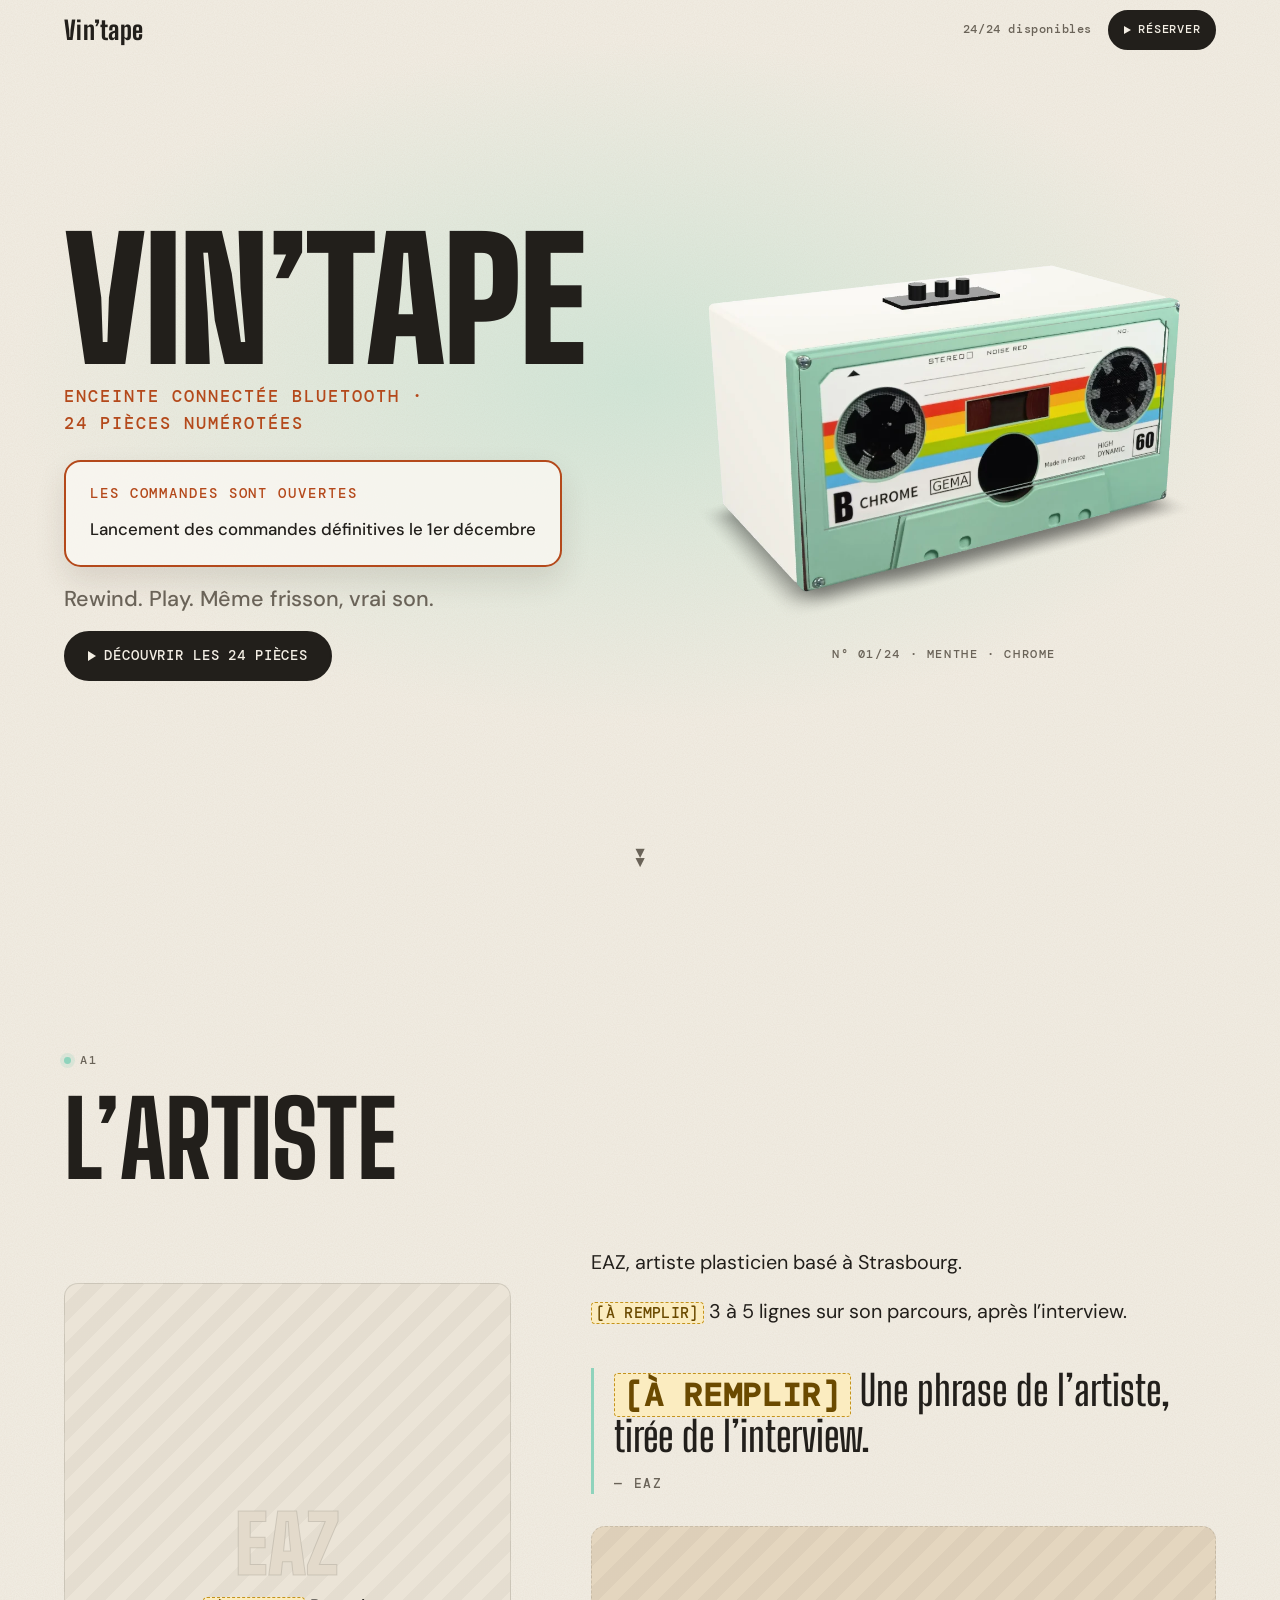
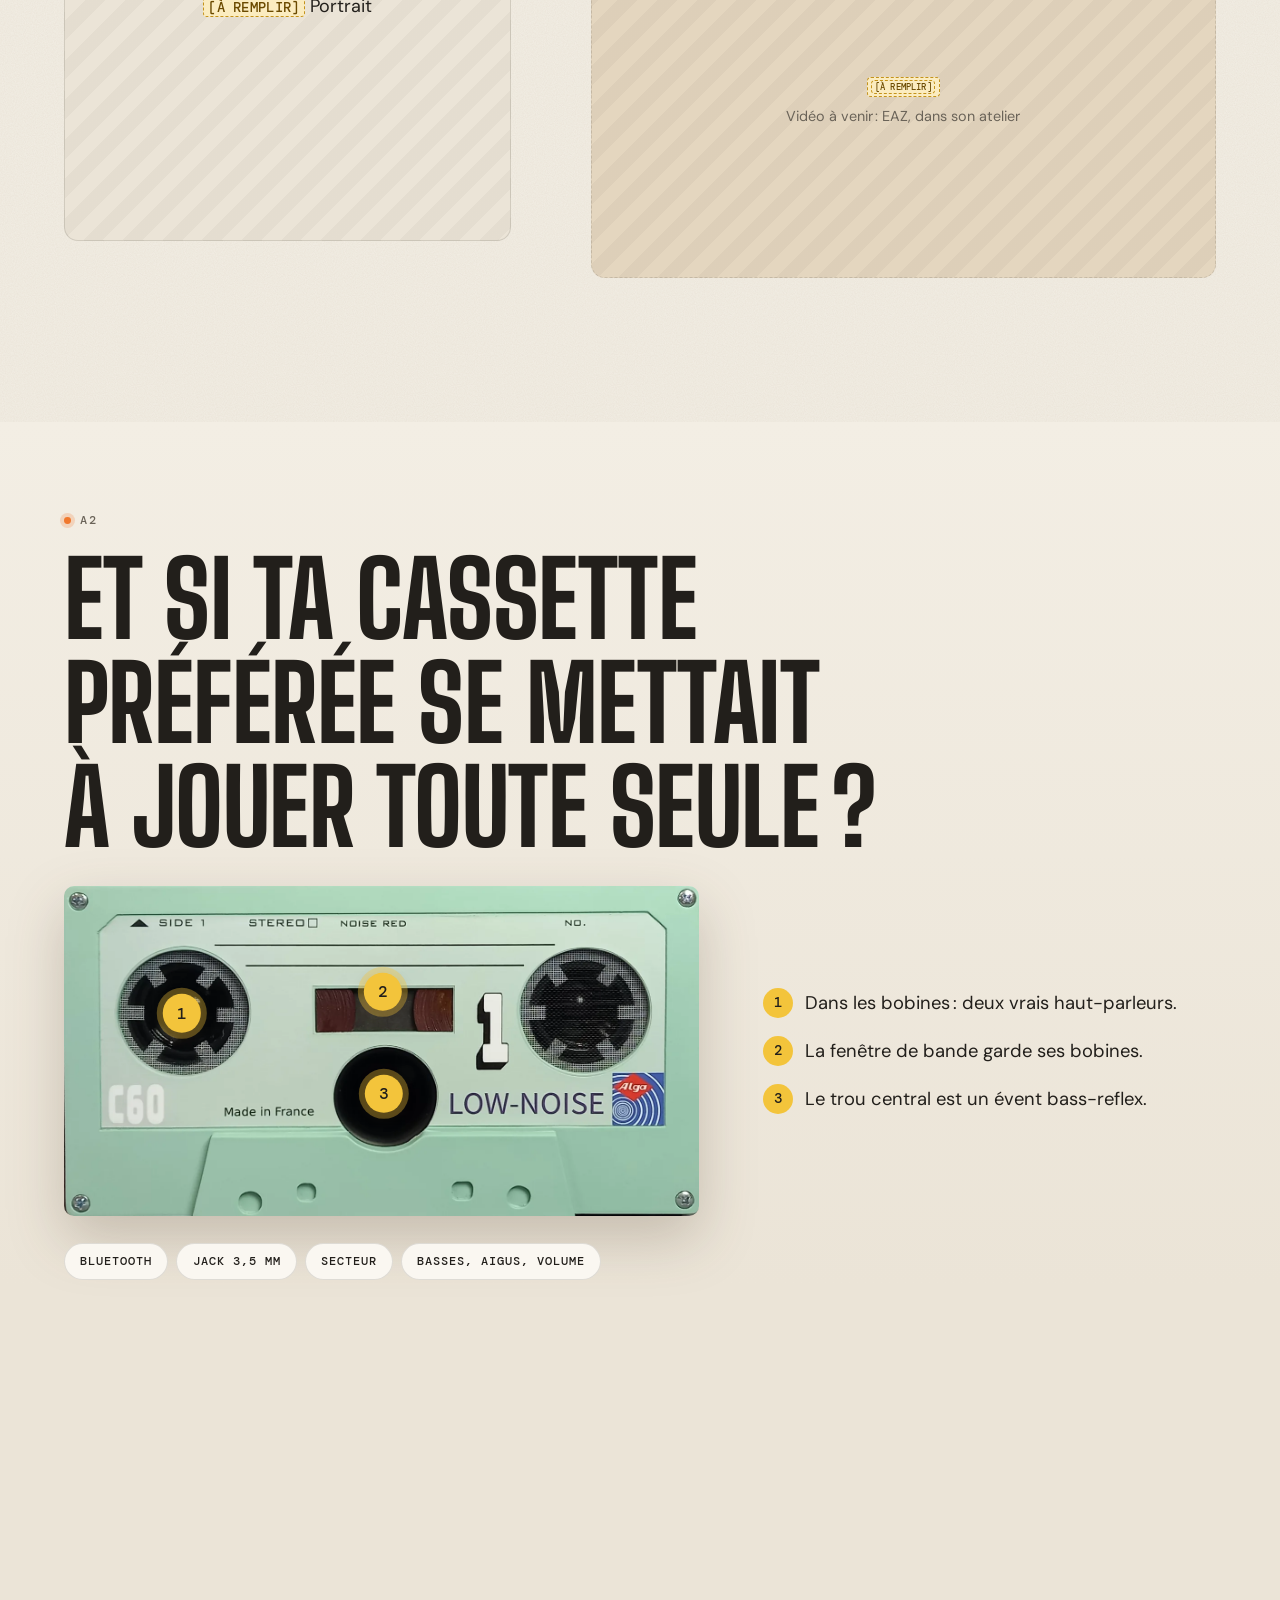
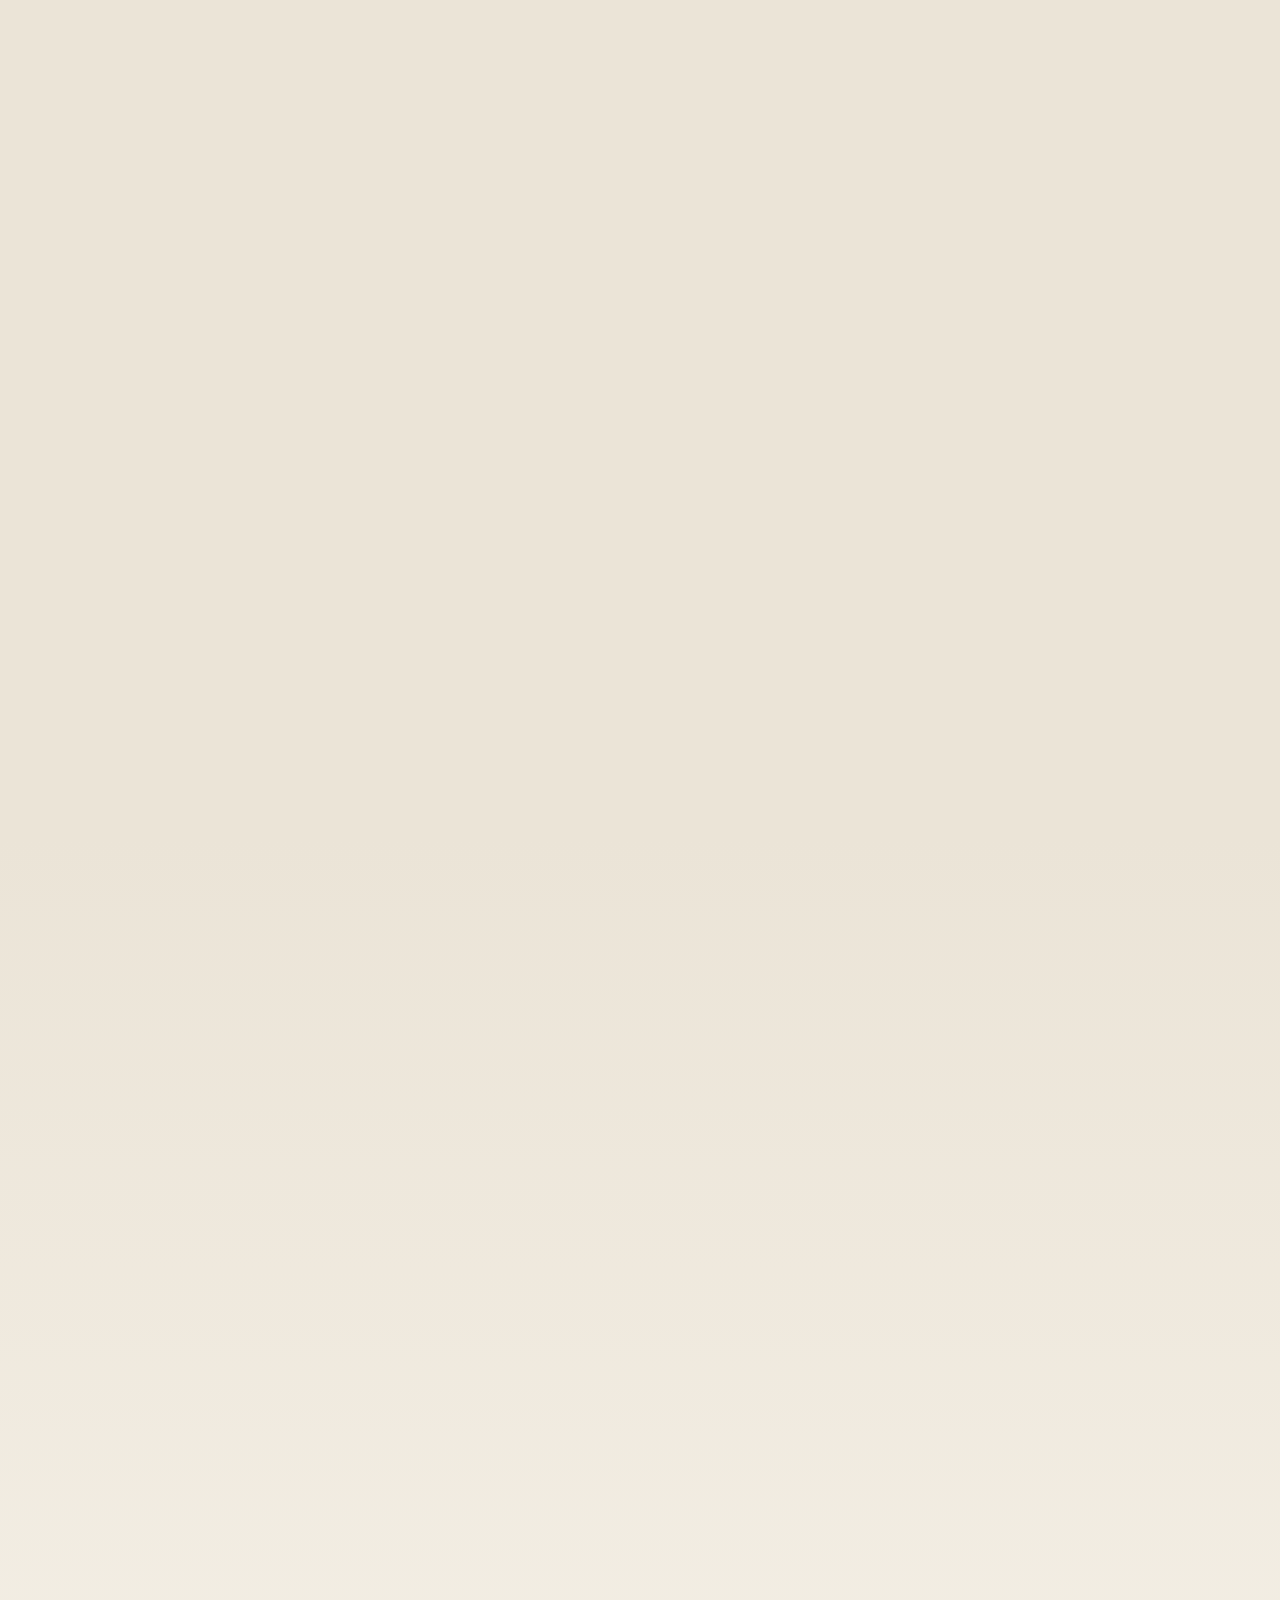
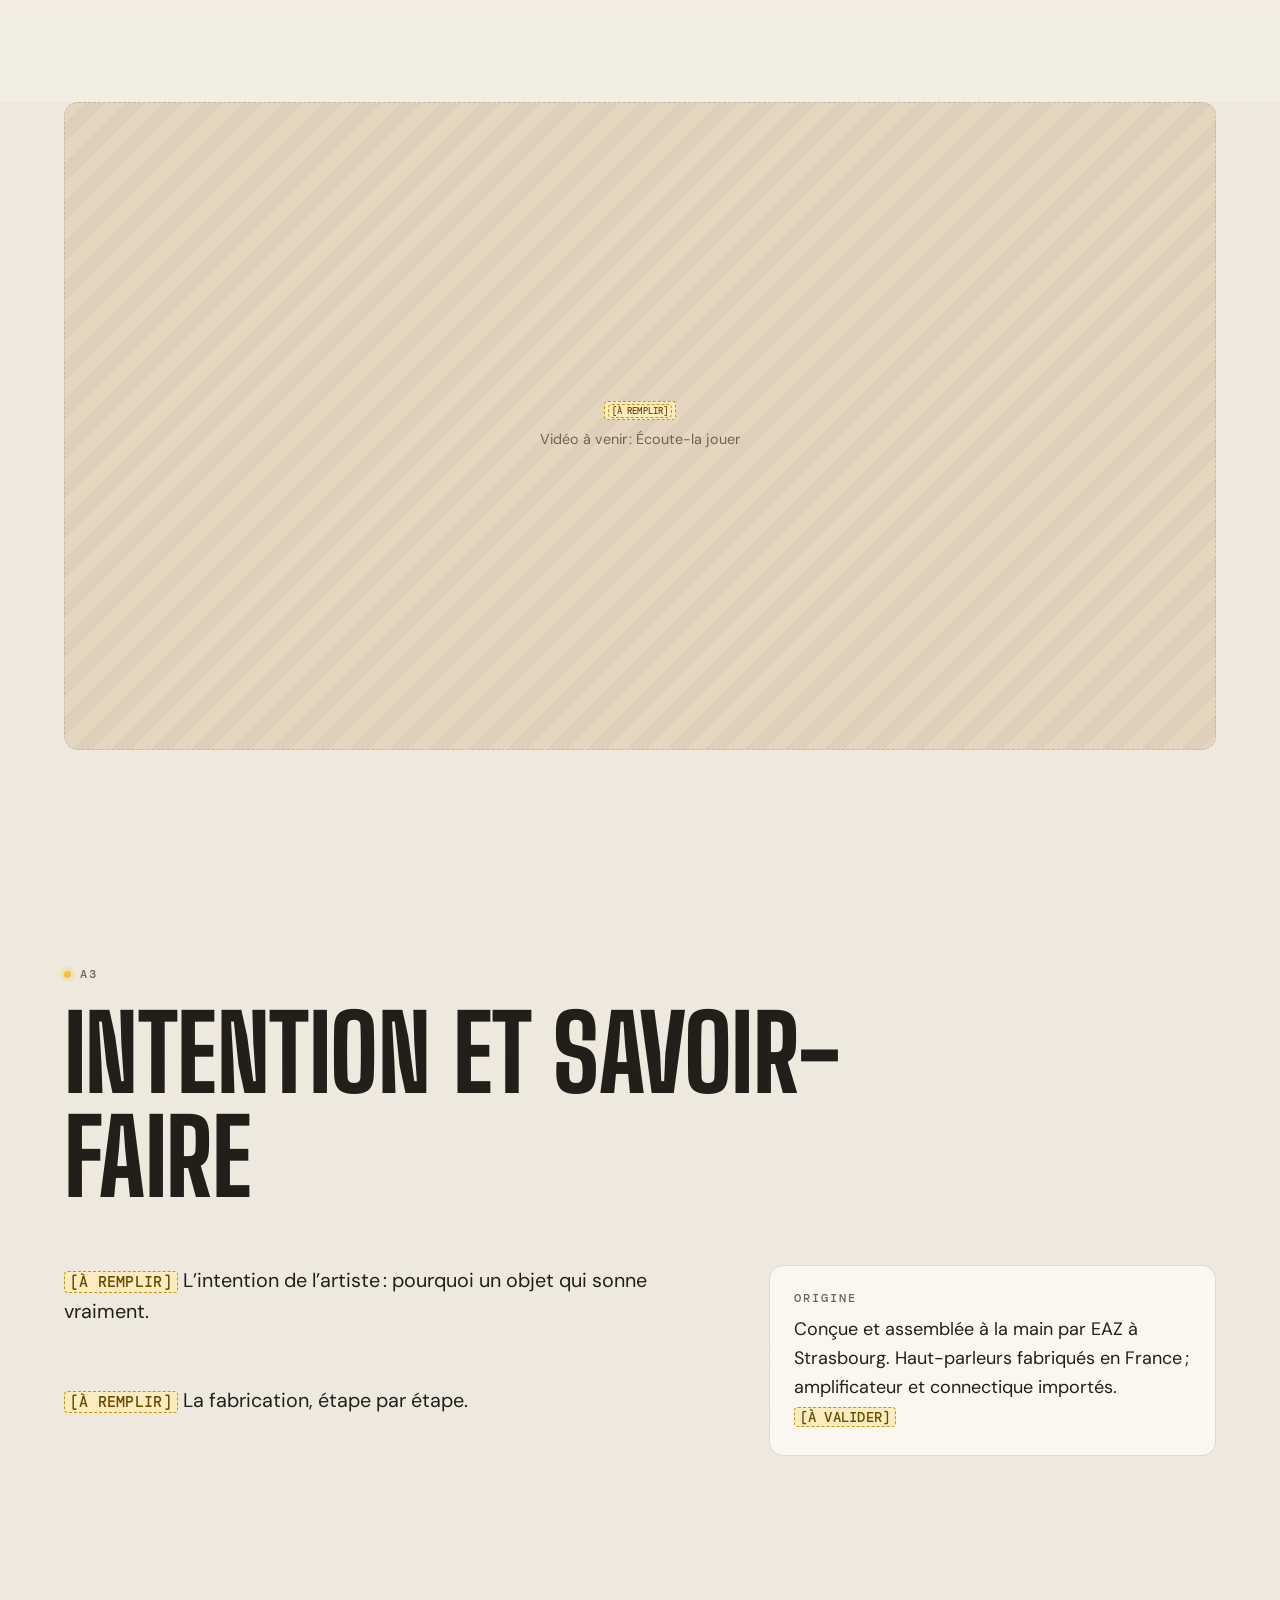
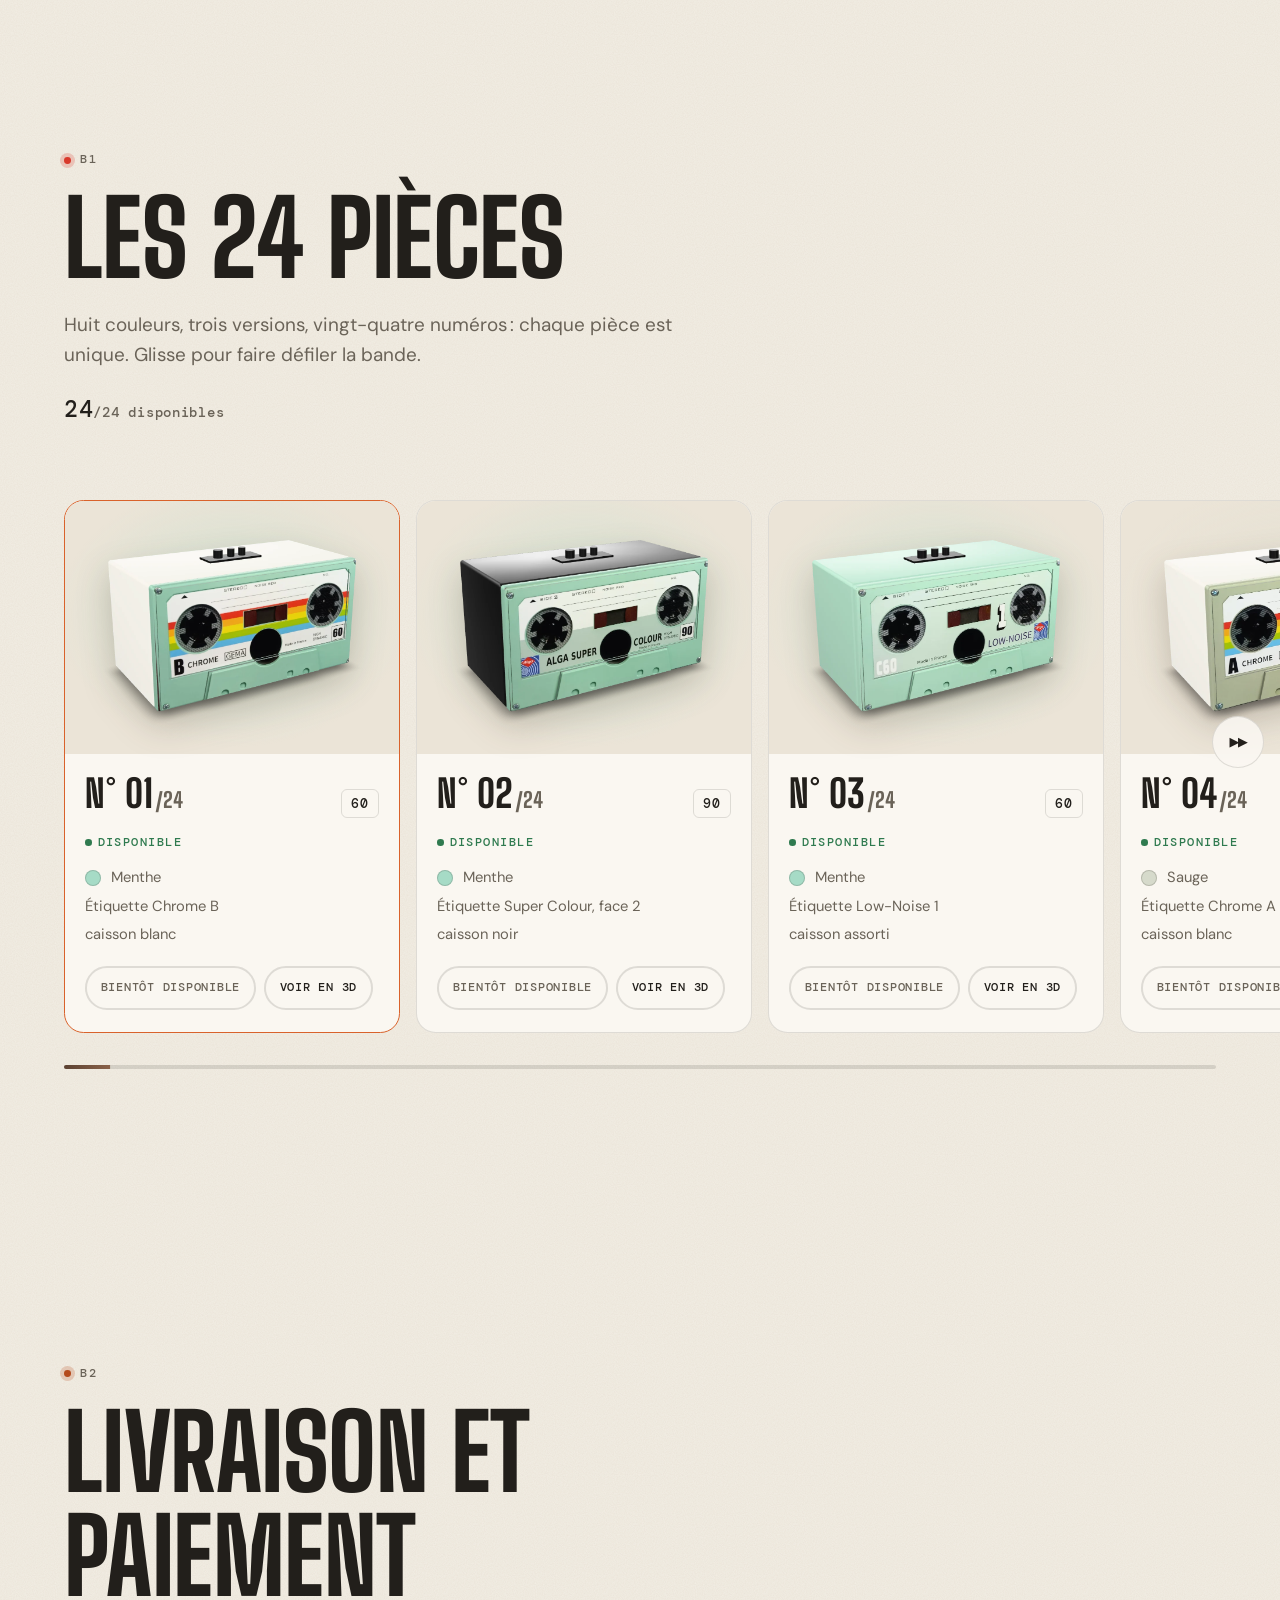
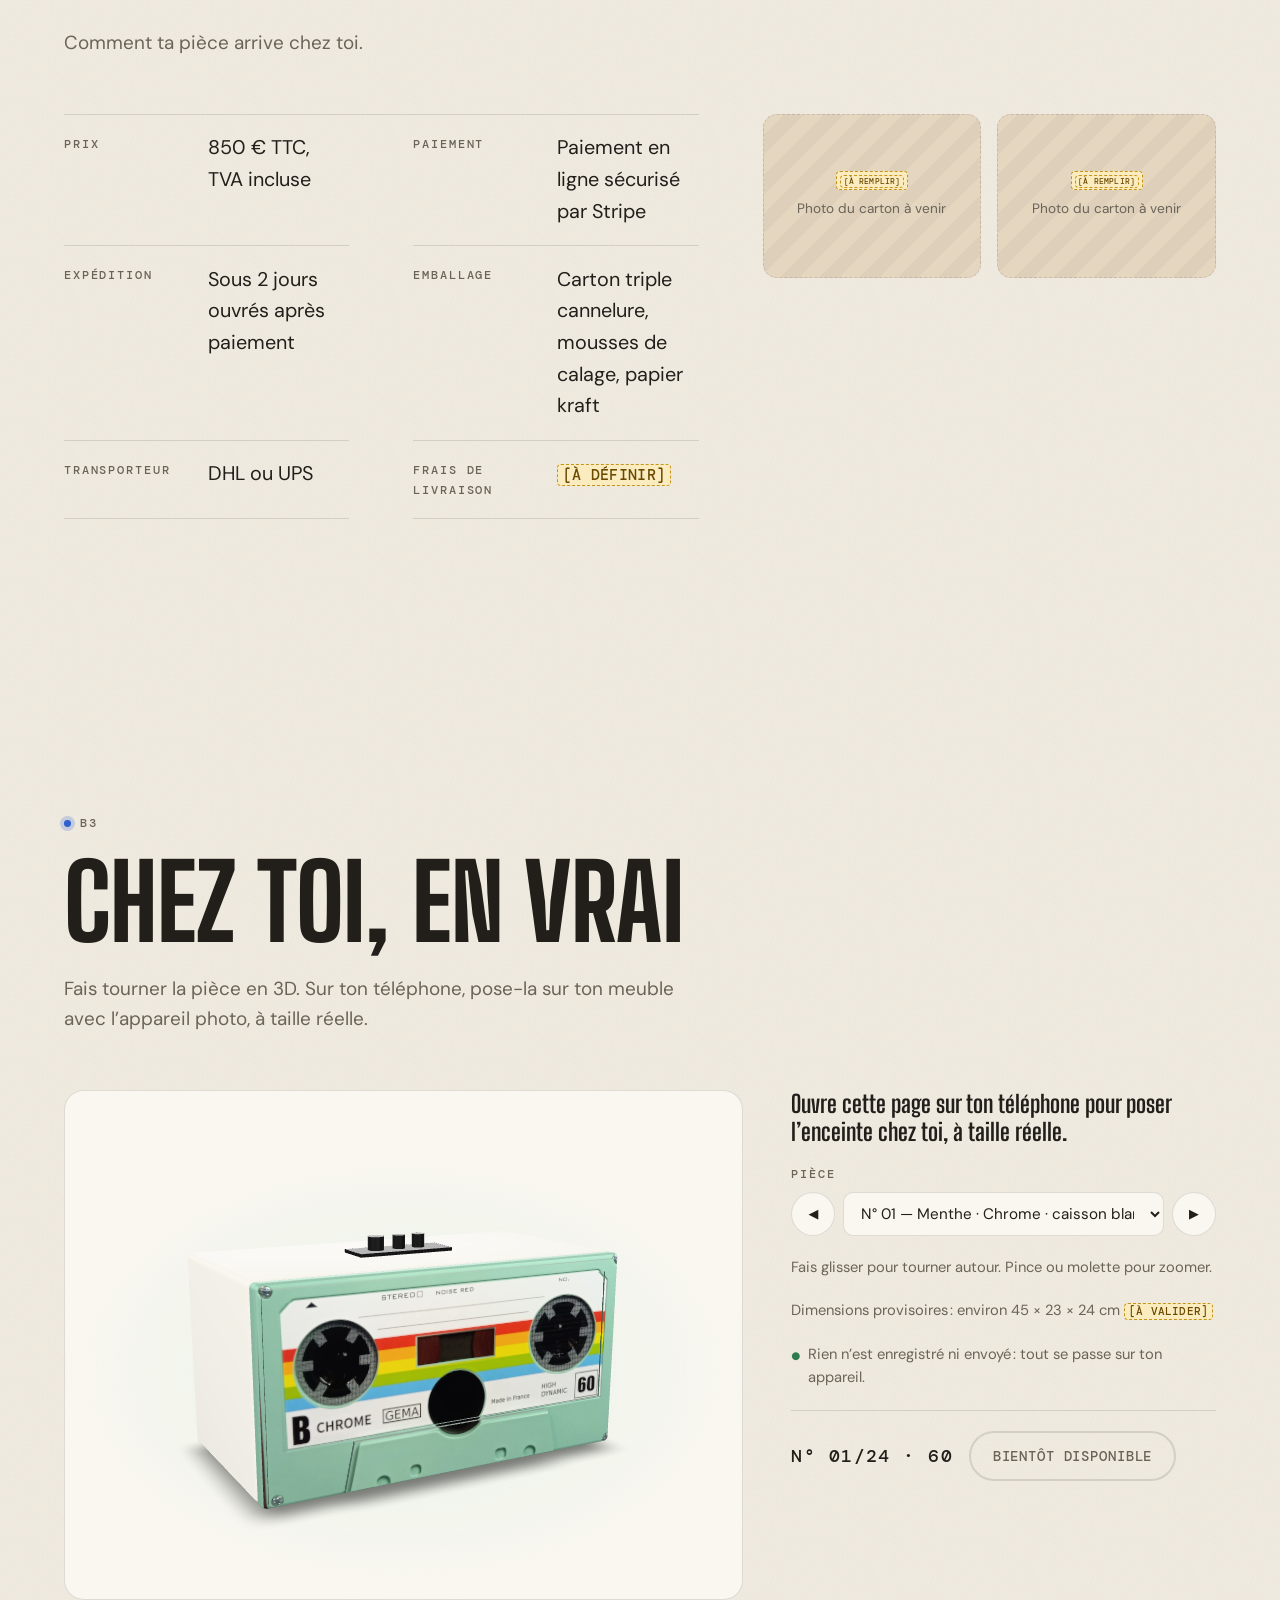
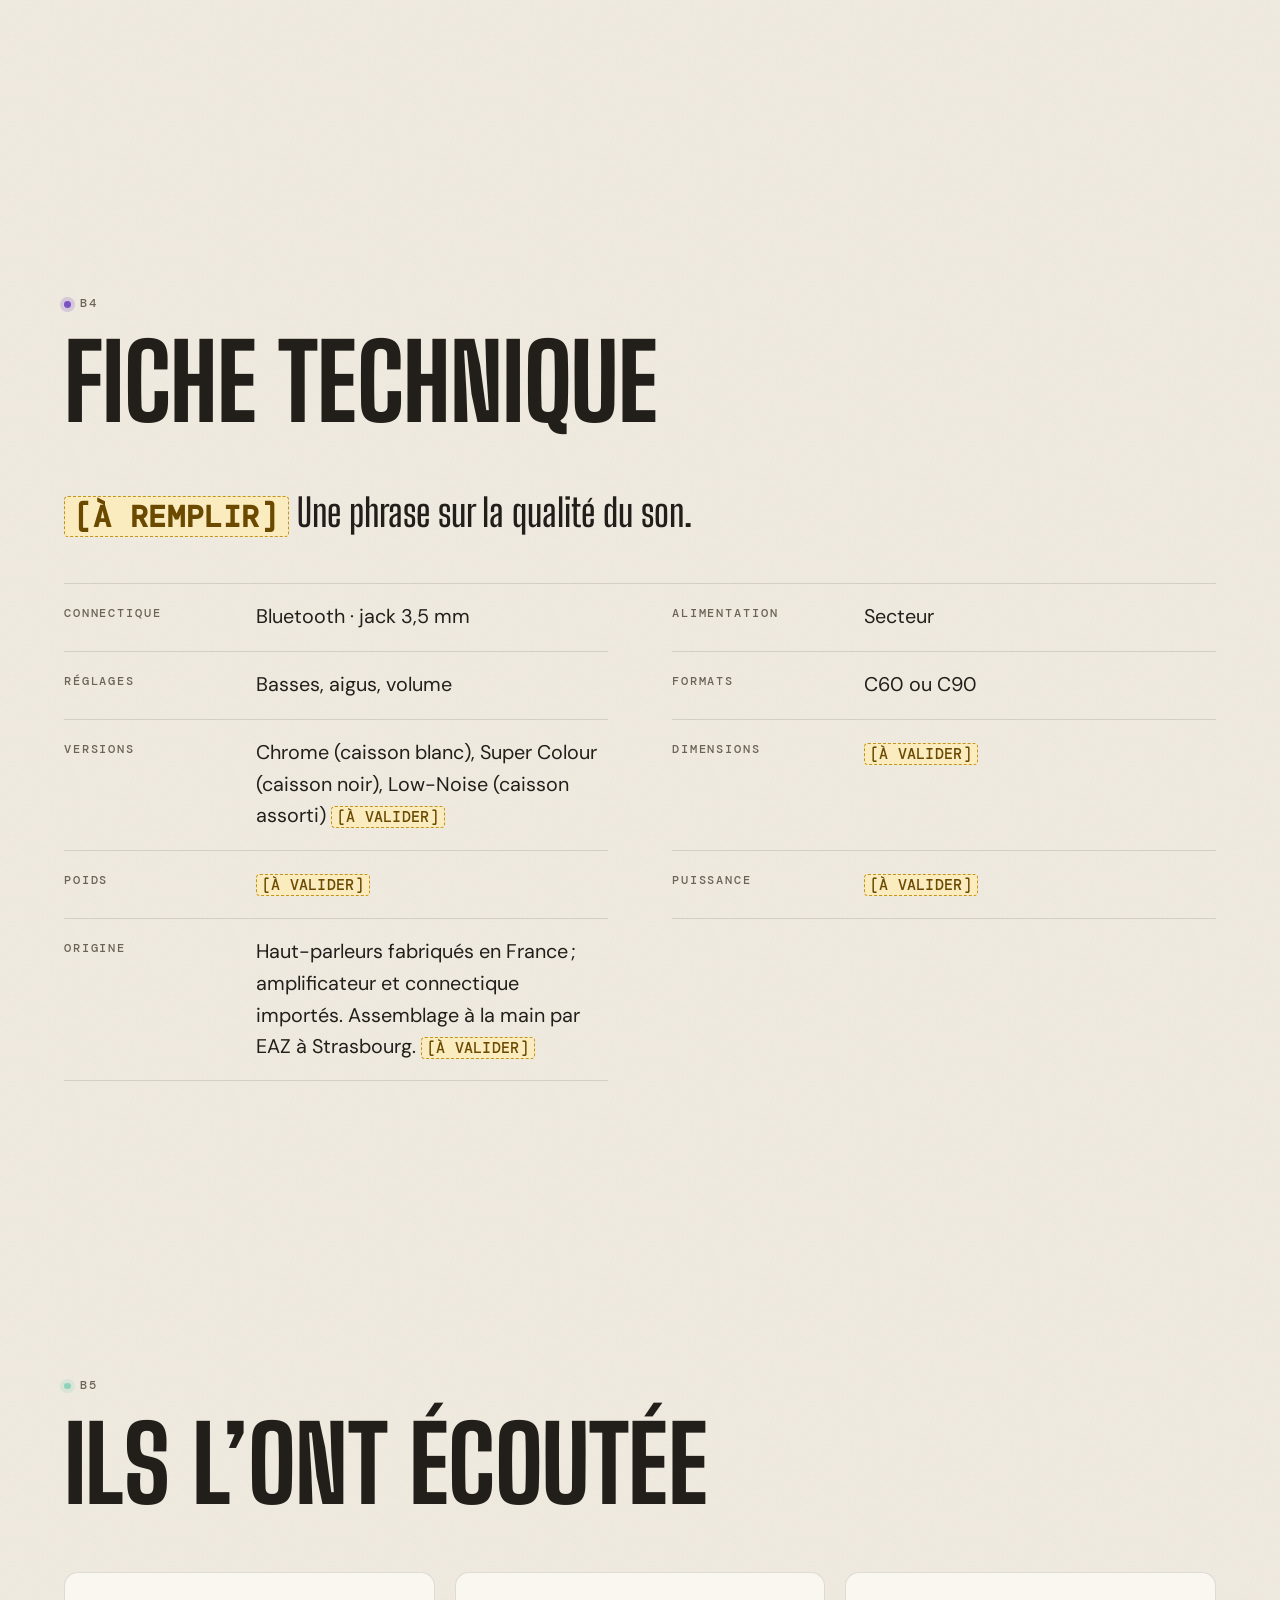
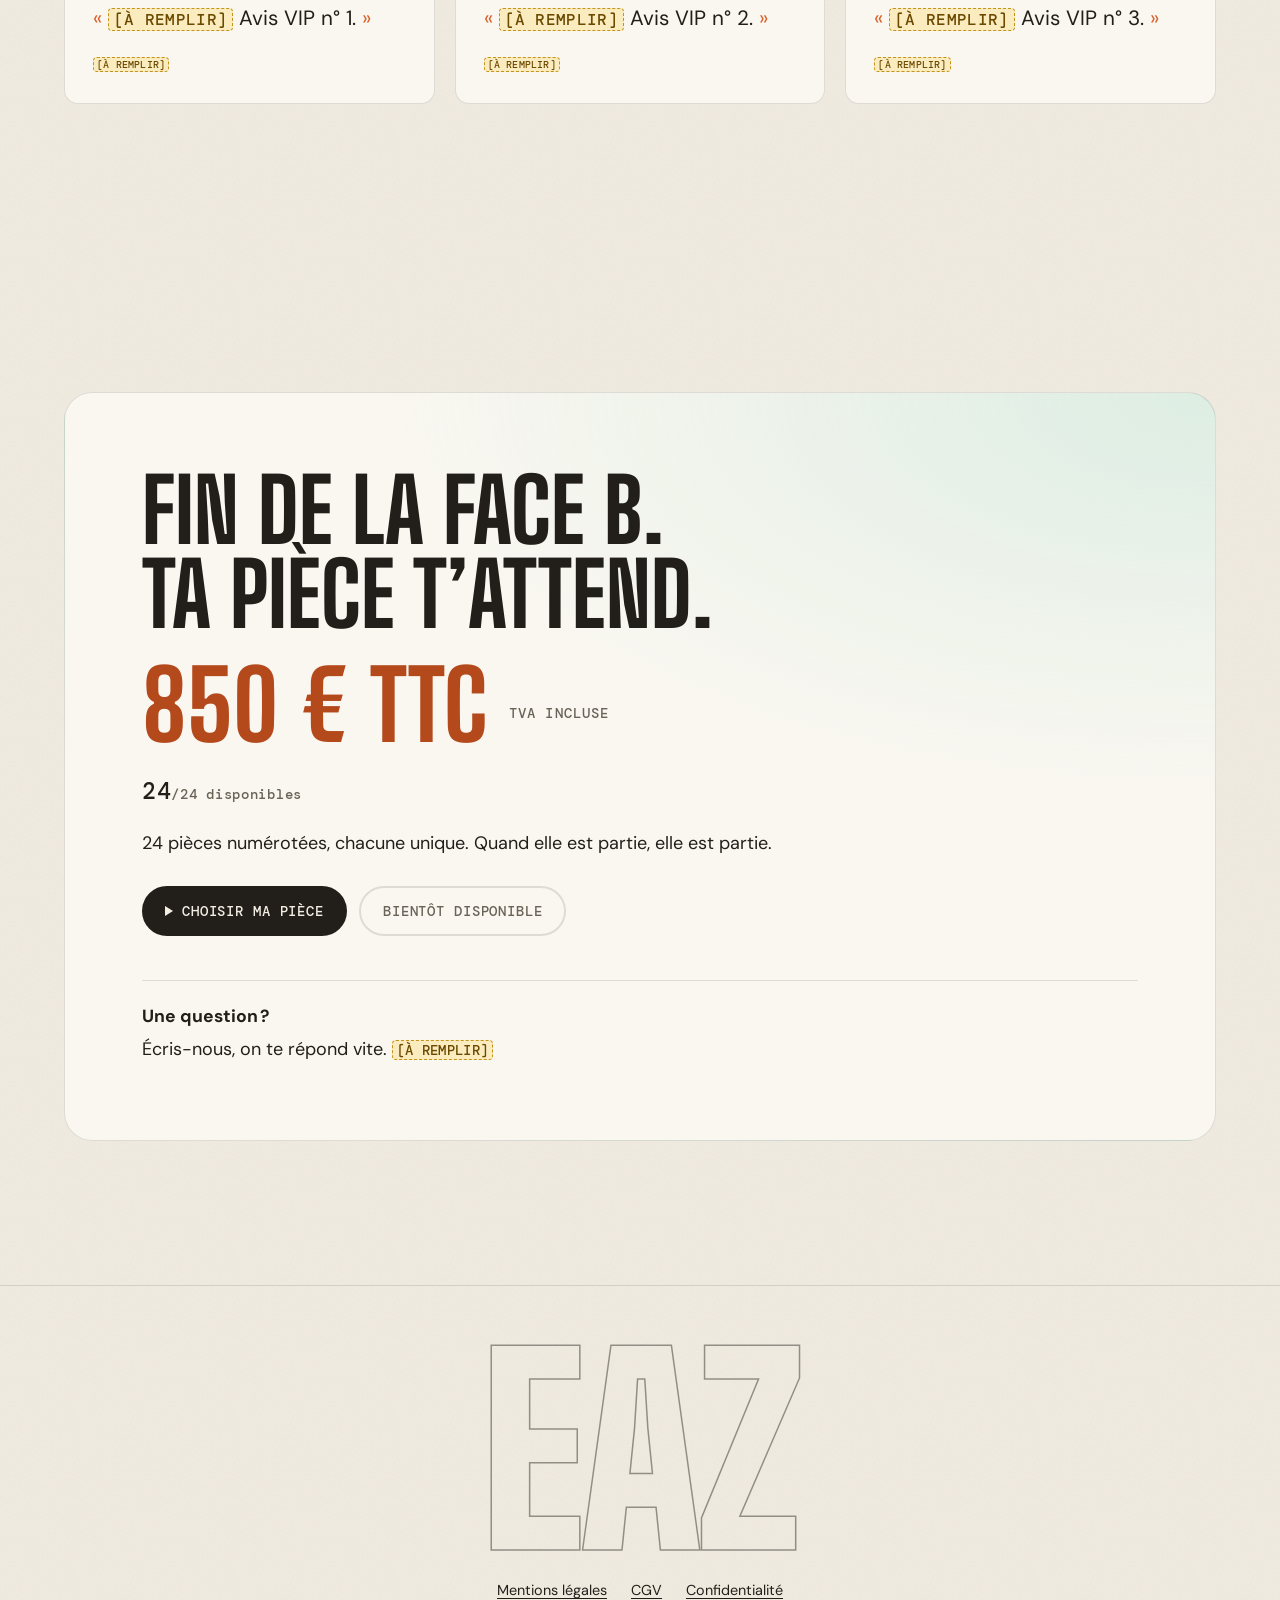
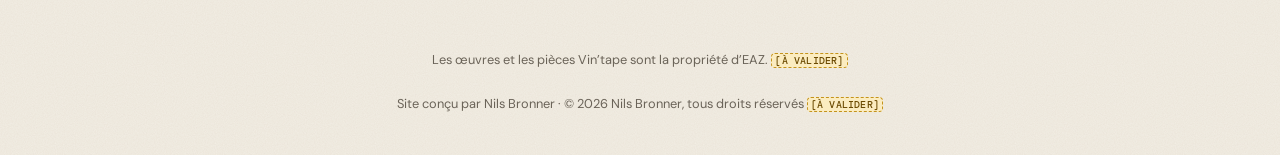
<file: index.html>
<!doctype html>
<html lang="fr">
<head>
  <meta charset="utf-8">
  <meta name="viewport" content="width=device-width, initial-scale=1, viewport-fit=cover">
  <title>Vin'tape — enceintes connectées en forme de cassette, 24 pièces uniques par EAZ</title>
  <meta name="description" content="Vin'tape, enceintes connectées Bluetooth en forme de cassette : première édition de 24 pièces uniques et numérotées, œuvre de l'artiste plasticien EAZ (Strasbourg). Bluetooth, jack, vrai son. 850 € TTC.">
  <meta name="theme-color" content="#f3eee4">
  <meta name="color-scheme" content="light">
  <link rel="canonical" href="https://vin-tape-git-main-nils-projects11.vercel.app/">
  <link rel="icon" href="/favicon.svg" type="image/svg+xml">

  <meta property="og:type" content="website">
  <meta property="og:locale" content="fr_FR">
  <meta property="og:site_name" content="Vin'tape">
  <meta property="og:title" content="Vin'tape — enceintes connectées en forme de cassette, 24 pièces uniques par EAZ">
  <meta property="og:description" content="Enceinte connectée Bluetooth en forme de cassette. Rewind. Play. Même frisson, vrai son. 24 pièces numérotées, 850 € TTC.">
  <meta property="og:url" content="https://vin-tape-git-main-nils-projects11.vercel.app/">
  <meta property="og:image" content="https://vin-tape-git-main-nils-projects11.vercel.app/assets/img/og-v4.png">
  <meta property="og:image:width" content="1200">
  <meta property="og:image:height" content="630">
  <meta property="og:image:alt" content="Trois enceintes Vin'tape : violet Chrome, jaune Low-Noise et menthe Super Colour">
  <meta property="og:image:type" content="image/png">
  <meta name="twitter:card" content="summary_large_image">
  <meta name="twitter:title" content="Vin'tape — enceintes connectées en forme de cassette, 24 pièces uniques par EAZ">
  <meta name="twitter:description" content="Enceinte connectée Bluetooth en forme de cassette. Rewind. Play. Même frisson, vrai son. 24 pièces numérotées, 850 € TTC.">
  <meta name="twitter:image" content="https://vin-tape-git-main-nils-projects11.vercel.app/assets/img/og-v4.png">
  <!-- Pinterest : code de vérification du domaine (Pinterest → Paramètres → Comptes revendiqués) -->
  <meta name="p:domain_verify" content="[À REMPLIR]">

  <link rel="preload" href="/assets/fonts/big-shoulders-display-v1.woff2" as="font" type="font/woff2" crossorigin>
  <link rel="preload" href="/assets/fonts/dm-sans-v1.woff2" as="font" type="font/woff2" crossorigin>
  <link rel="preload" href="/assets/pieces/packshot-menthe-chrome-v5.webp" as="image" type="image/webp" fetchpriority="high">
  <link rel="preload" href="/contenu.json" as="fetch" crossorigin>
  <link rel="preload" href="/pieces.json" as="fetch" crossorigin>
  <link rel="modulepreload" href="/js/donnees.js">
  <script type="application/ld+json">
  {
    "@context": "https://schema.org",
    "@type": "Product",
    "name": "Vin'tape — enceinte connectée Bluetooth en forme de cassette, première édition",
    "description": "Enceinte en forme de cassette audio, pièce unique numérotée parmi 24, œuvre de l'artiste plasticien EAZ (Strasbourg). Bluetooth, jack 3,5 mm, secteur.",
    "image": "https://vin-tape-git-main-nils-projects11.vercel.app/assets/img/og-v4.png",
    "brand": { "@type": "Brand", "name": "EAZ" },
    "offers": { "@type": "Offer", "price": "850", "priceCurrency": "EUR", "url": "https://vin-tape-git-main-nils-projects11.vercel.app/#catalogue" }
  }
  </script>
  <link rel="stylesheet" href="/css/vintape.css">
  <script type="module" src="/js/app.js"></script>
</head>
<body>
  <a class="lien-evitement" href="#contenu">Aller au contenu</a>

  <header class="entete" data-entete>
    <a class="entete__logo" href="#accueil" aria-label="Vin’tape, retour en haut">Vin’tape</a>
    <p class="entete__stock"><span data-compteur>–</span>/24 <span data-contenu="catalogue.disponibles">disponibles</span></p>
    <a class="bouton bouton--petit" href="#catalogue" data-contenu="entete.reserver">Réserver</a>
  </header>

  <main id="contenu">

    <!-- 1. Hero -->
    <section class="hero" id="accueil" aria-labelledby="hero-titre">
      <div class="hero__texte">
        <h1 class="hero__titre" id="hero-titre">Vin’tape</h1>
        <p class="hero__produit" data-contenu="hero.produit">Enceinte connectée Bluetooth&nbsp;· 24&nbsp;pièces numérotées</p>
        <p class="hero__accroche" data-contenu="accroche">Rewind. Play. Même frisson, vrai son.</p>
        <a class="bouton" href="#catalogue" data-contenu="hero.bouton">Découvrir les 24 pièces</a>
        <div class="rebours" data-rebours>
          <p class="rebours__titre" data-contenu="lancement.titre">Précommande disponible pour réserver</p>
          <p class="rebours__compteur" data-rebours-compteur role="timer" aria-live="off"><span class="rebours__case"><span class="rebours__valeur">--</span><span class="rebours__unite">jours</span></span><span class="rebours__case"><span class="rebours__valeur">--</span><span class="rebours__unite">heures</span></span><span class="rebours__case"><span class="rebours__valeur">--</span><span class="rebours__unite">min</span></span><span class="rebours__case"><span class="rebours__valeur">--</span><span class="rebours__unite">s</span></span></p>
          <p class="rebours__texte" data-contenu="lancement.texte">Lancement des commandes définitives le 1er décembre</p>
        </div>
      </div>
      <figure class="hero__visuel">
        <div class="hero__piece" data-hero-visuel>
          <img class="est-active" src="/assets/pieces/packshot-menthe-chrome-v5.webp" width="951" height="650" alt="Enceinte Vin’tape menthe, façade cassette Chrome arc-en-ciel" fetchpriority="high" decoding="async">
        </div>
        <figcaption class="hero__legende" data-hero-legende aria-live="off"></figcaption>
      </figure>
      <a class="hero__suite" href="#artiste" aria-label="Faire défiler vers la suite">
        <span aria-hidden="true">▶▶</span>
      </a>
    </section>

    <!-- 2. Histoire de l'artiste -->
    <section class="section artiste" id="artiste" aria-labelledby="artiste-titre">
      <header class="section__tete revele">
        <p class="piste" data-contenu="histoire.piste"></p>
        <h2 id="artiste-titre" data-contenu="histoire.titre">L'artiste</h2>
      </header>
      <div class="artiste__grille">
        <figure class="artiste__portrait revele" data-portrait></figure>
        <div class="artiste__texte revele">
          <div class="prose" data-contenu-paragraphes="histoire.texte"></div>
          <blockquote class="citation">
            <p data-contenu="histoire.citation"></p>
            <footer>— <span data-contenu="histoire.auteurCitation"></span></footer>
          </blockquote>
          <div class="video" data-video="videoArtiste"></div>
        </div>
      </div>
    </section>

    <!-- 3. L'idée du produit -->
    <section class="idee" id="idee" aria-labelledby="idee-titre" data-idee>
      <div class="idee__scene">
        <header class="section__tete idee__tete">
          <p class="piste" data-contenu="idee.piste"></p>
          <h2 id="idee-titre" class="idee__phrase" data-phrase-ouverture></h2>
        </header>
        <div class="idee__visuel">
          <figure class="idee__facade" data-idee-facade></figure>
          <ol class="idee__etapes" data-idee-etapes></ol>
        </div>
        <ul class="idee__connectique" data-idee-connectique aria-label="Connectique et réglages"></ul>
      </div>
    </section>
    <div class="section section--courte" data-video-bloc>
      <div class="video video--large revele" data-video="videoDemo"></div>
    </div>

    <!-- 4. Intention et savoir-faire -->
    <section class="section savoir-faire" id="savoir-faire" aria-labelledby="sf-titre">
      <header class="section__tete revele">
        <p class="piste" data-contenu="savoirFaire.piste"></p>
        <h2 id="sf-titre" data-contenu="savoirFaire.titre"></h2>
      </header>
      <div class="savoir-faire__grille">
        <div class="prose revele" data-contenu-paragraphes="savoirFaire.texte"></div>
        <div class="origine revele">
          <h3 class="origine__titre" data-contenu="savoirFaire.origineTitre"></h3>
          <p data-contenu="savoirFaire.origine"></p>
        </div>
      </div>
    </section>

    <!-- 5. Catalogue -->
    <section class="section catalogue" id="catalogue" aria-labelledby="catalogue-titre">
      <header class="section__tete revele">
        <p class="piste" data-contenu="catalogue.piste"></p>
        <h2 id="catalogue-titre" data-contenu="catalogue.titre"></h2>
        <p class="section__intro" data-contenu="catalogue.intro"></p>
        <p class="compteur"><strong data-compteur>–</strong>/24 <span data-contenu="catalogue.disponibles"></span></p>
      </header>
      <div class="catalogue__cadre">
        <button class="catalogue__fleche catalogue__fleche--prec" type="button" data-cat-prec aria-label="Pièces précédentes">◀◀</button>
        <ul class="catalogue__piste" data-catalogue tabindex="0" aria-label="Les 24 pièces, défilement horizontal"></ul>
        <button class="catalogue__fleche catalogue__fleche--suiv" type="button" data-cat-suiv aria-label="Pièces suivantes">▶▶</button>
      </div>
      <div class="catalogue__bande" aria-hidden="true"><span data-cat-progression></span></div>
    </section>

    <!-- 5 bis. Livraison et paiement -->
    <section class="section livraison" id="livraison" aria-labelledby="livraison-titre" data-livraison>
      <header class="section__tete revele">
        <p class="piste" data-contenu="livraison.piste"></p>
        <h2 id="livraison-titre" data-contenu="livraison.titre"></h2>
        <p class="section__intro" data-contenu="livraison.intro"></p>
      </header>
      <div class="livraison__grille">
        <dl class="fiche__chiffres livraison__liste revele" data-livraison-liste></dl>
        <div class="livraison__photos revele" data-livraison-photos></div>
      </div>
    </section>

    <!-- 5 ter. Où le voir (masquée tant que boutiques.json est vide) -->
    <section class="section boutiques" id="ou-le-voir" aria-labelledby="boutiques-titre" data-boutiques hidden>
      <header class="section__tete revele">
        <p class="piste" data-contenu="ouLeVoir.piste"></p>
        <h2 id="boutiques-titre" data-contenu="ouLeVoir.titre"></h2>
        <p class="section__intro" data-contenu="ouLeVoir.intro"></p>
      </header>
      <ul class="boutiques__liste" data-boutiques-liste></ul>
    </section>

    <!-- 6. Voir chez moi : 3D + réalité augmentée -->
    <section class="section v3d" id="chez-moi" aria-labelledby="v3d-titre" data-v3d>
      <header class="section__tete revele">
        <p class="piste" data-contenu="voirChezMoi.piste"></p>
        <h2 id="v3d-titre" data-contenu="voirChezMoi.titre"></h2>
        <p class="section__intro" data-contenu="voirChezMoi.intro"></p>
      </header>
      <div class="v3d__grille">
        <div class="v3d__scene" data-v3d-scene></div>
        <div class="v3d__commandes">
          <div class="v3d__ar" data-v3d-ar aria-live="polite"></div>
          <div class="v3d__champ">
            <label for="v3d-piece" data-contenu="voirChezMoi.libellePiece"></label>
            <div class="v3d__piece">
              <button type="button" class="bouton-rond" data-v3d-prec aria-label="Pièce précédente">◀</button>
              <select id="v3d-piece" data-v3d-select></select>
              <button type="button" class="bouton-rond" data-v3d-suiv aria-label="Pièce suivante">▶</button>
            </div>
          </div>
          <p class="v3d__aide" data-contenu="voirChezMoi.aide"></p>
          <p class="v3d__dimensions" data-v3d-dimensions></p>
          <p class="v3d__confidentialite" data-contenu="voirChezMoi.confidentialite"></p>
          <div class="v3d__reserver" data-v3d-reserver></div>
        </div>
      </div>
    </section>

    <!-- 7. Fiche technique -->
    <section class="section fiche" id="fiche" aria-labelledby="fiche-titre">
      <header class="section__tete revele">
        <p class="piste" data-contenu="ficheTechnique.piste"></p>
        <h2 id="fiche-titre" data-contenu="ficheTechnique.titre"></h2>
      </header>
      <p class="fiche__son revele" data-contenu="ficheTechnique.phraseSon"></p>
      <dl class="fiche__chiffres revele" data-fiche></dl>
    </section>

    <!-- 8. Avis VIP -->
    <section class="section avis" id="avis" aria-labelledby="avis-titre">
      <header class="section__tete revele">
        <p class="piste" data-contenu="avis.piste"></p>
        <h2 id="avis-titre" data-contenu="avis.titre"></h2>
      </header>
      <ul class="avis__liste" data-avis></ul>
    </section>

    <!-- 9. Appel à l'action -->
    <section class="section appel" id="reserver" aria-labelledby="appel-titre">
      <div class="appel__carte revele">
        <h2 id="appel-titre" data-contenu="appel.titre"></h2>
        <p class="appel__prix"><span data-contenu="appel.prix"></span> <span class="appel__tva" data-contenu="appel.tva"></span></p>
        <p class="compteur compteur--grand"><strong data-compteur>–</strong>/24 <span data-contenu="catalogue.disponibles"></span></p>
        <p data-contenu="appel.texte"></p>
        <div class="appel__actions" data-appel-actions>
          <a class="bouton" href="#catalogue" data-contenu="appel.bouton"></a>
        </div>
        <div class="appel__contact">
          <h3 data-contenu="appel.contactTitre"></h3>
          <p><span data-contenu="appel.contactTexte"></span> <span data-contact></span></p>
        </div>
      </div>
    </section>
  </main>

  <footer class="pied" data-pied>
    <p class="pied__signature" data-contenu="piedDePage.signature">EAZ</p>
    <nav aria-label="Liens légaux"><ul class="pied__liens" data-pied-liens></ul></nav>
    <ul class="pied__reseaux" data-pied-reseaux></ul>
    <p class="pied__copyright" data-contenu="piedDePage.propriete"></p>
    <p class="pied__copyright" data-contenu="piedDePage.credit"></p>
  </footer>

  <noscript>
    <p class="noscript">Active JavaScript pour voir les 24 pièces et le module « Voir chez moi ».</p>
  </noscript>
</body>
</html>
</file>
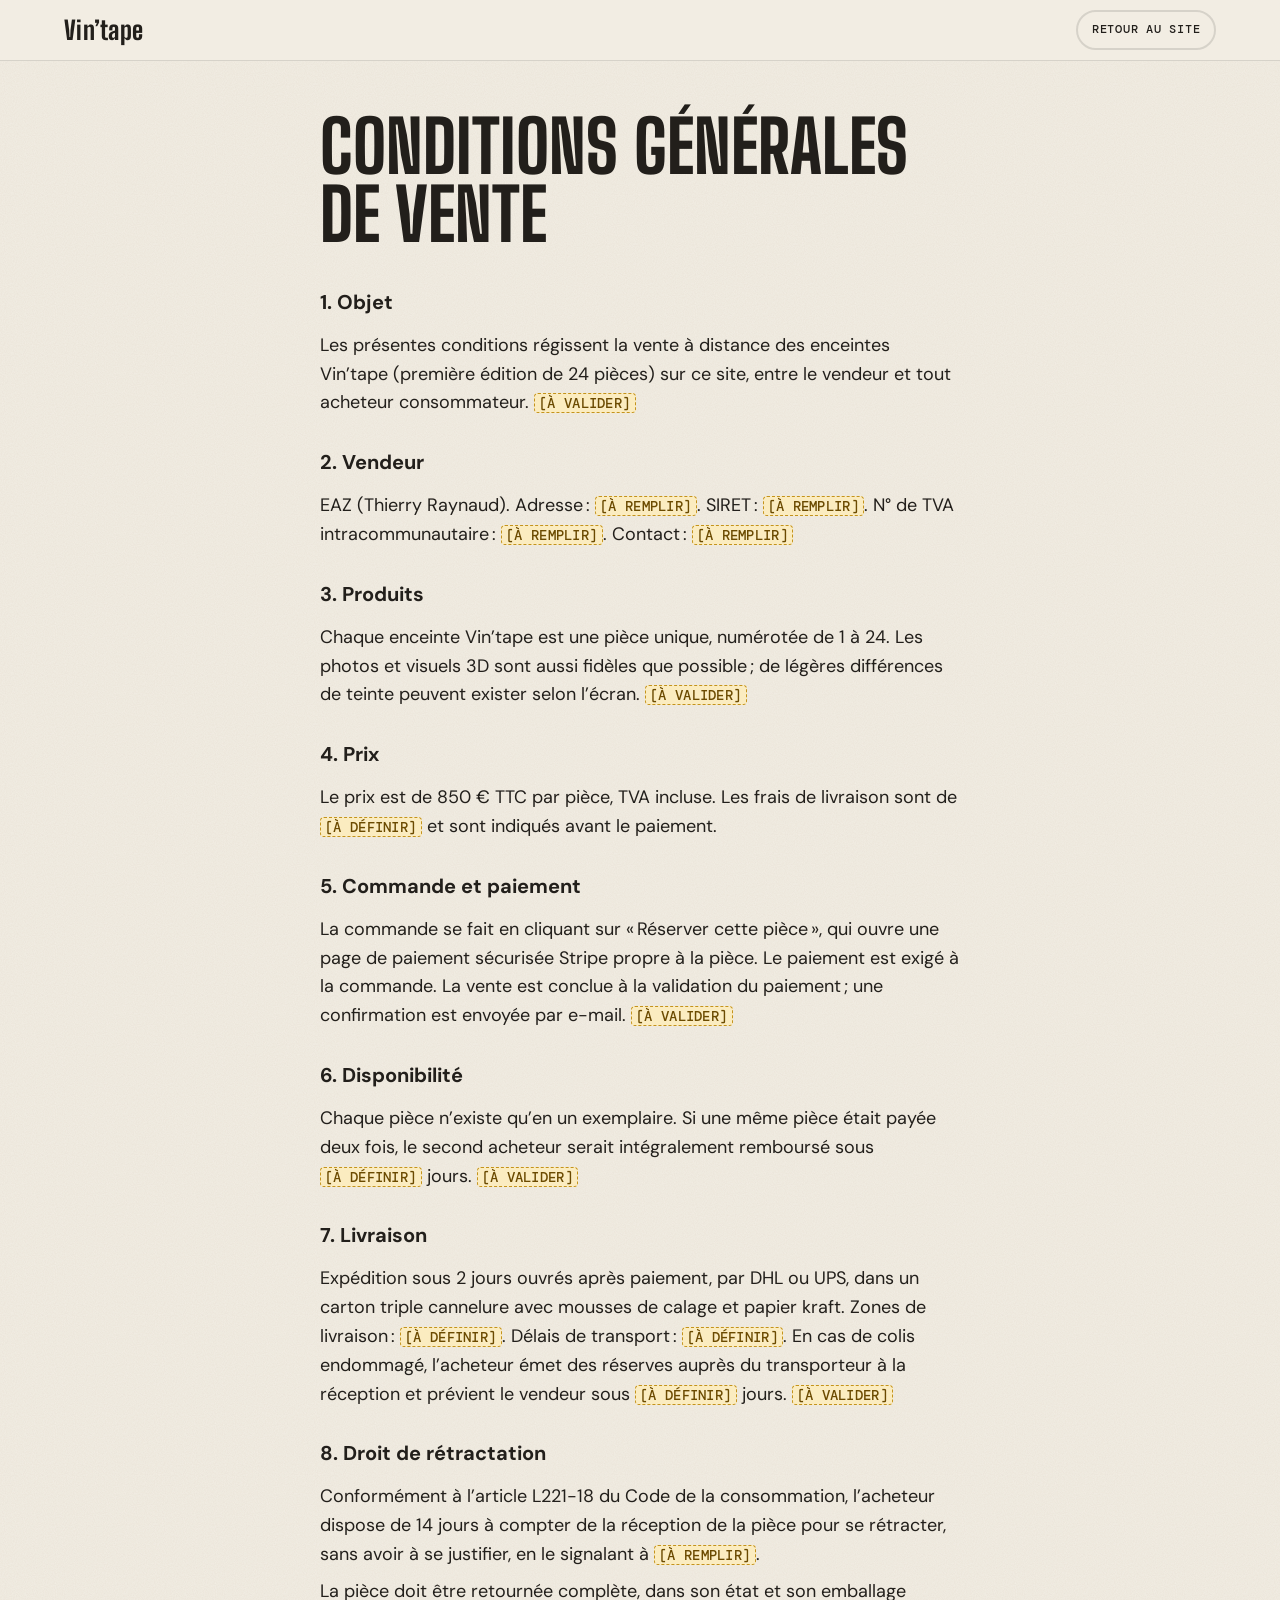
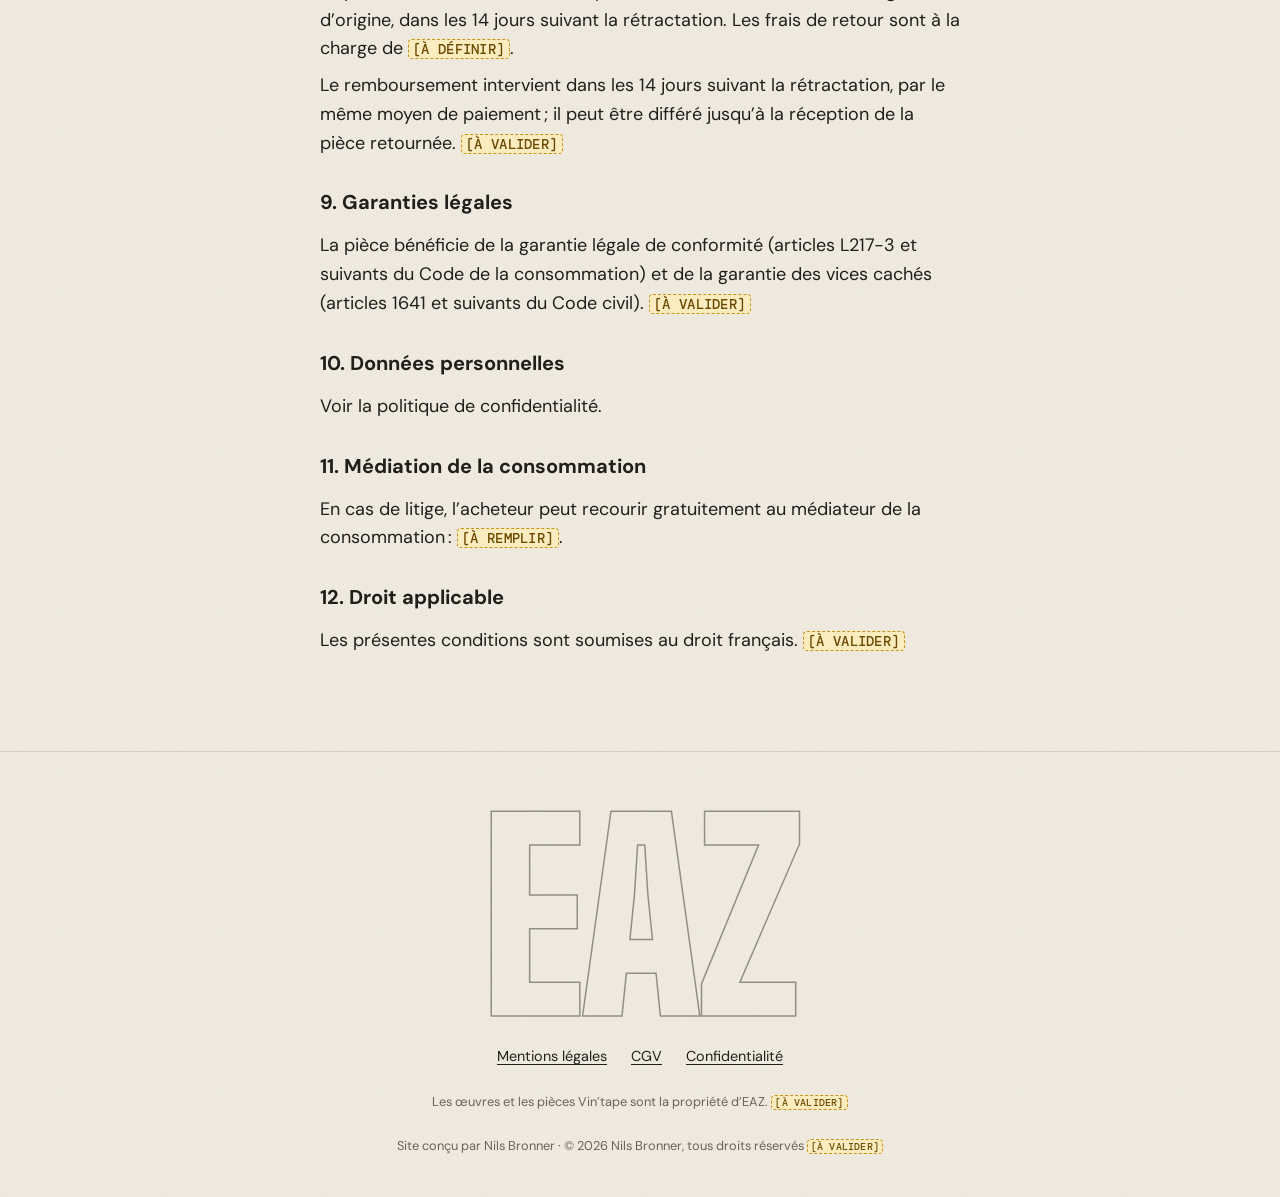
<file: cgv.html>
<!doctype html>
<html lang="fr">
<head>
  <meta charset="utf-8">
  <meta name="viewport" content="width=device-width, initial-scale=1">
  <title>Conditions générales de vente — Vin'tape</title>
  <meta name="description" content="Conditions générales de vente des enceintes Vin'tape : prix, paiement, livraison, droit de rétractation, garanties.">
  <link rel="preload" href="/contenu.json" as="fetch" crossorigin>
  <meta name="theme-color" content="#f3eee4">
  <link rel="icon" href="/favicon.svg" type="image/svg+xml">
  <link rel="stylesheet" href="/css/vintape.css">
  <script type="module" src="/js/legal.js"></script>
</head>
<body>
  <header class="entete est-defile">
    <a class="entete__logo" href="/">Vin’tape</a>
    <a class="bouton bouton--petit bouton--contour" href="/">Retour au site</a>
  </header>
  <main class="legal" data-page="cgv">
    <h1>Conditions générales de vente</h1>
    <div data-legal></div>
  </main>
  <footer class="pied">
    <p class="pied__signature">EAZ</p>
    <nav aria-label="Liens légaux"><ul class="pied__liens" data-pied-liens></ul></nav>
    <p class="pied__copyright" data-contenu="piedDePage.propriete"></p>
    <p class="pied__copyright" data-contenu="piedDePage.credit"></p>
  </footer>
</body>
</html>
</file>
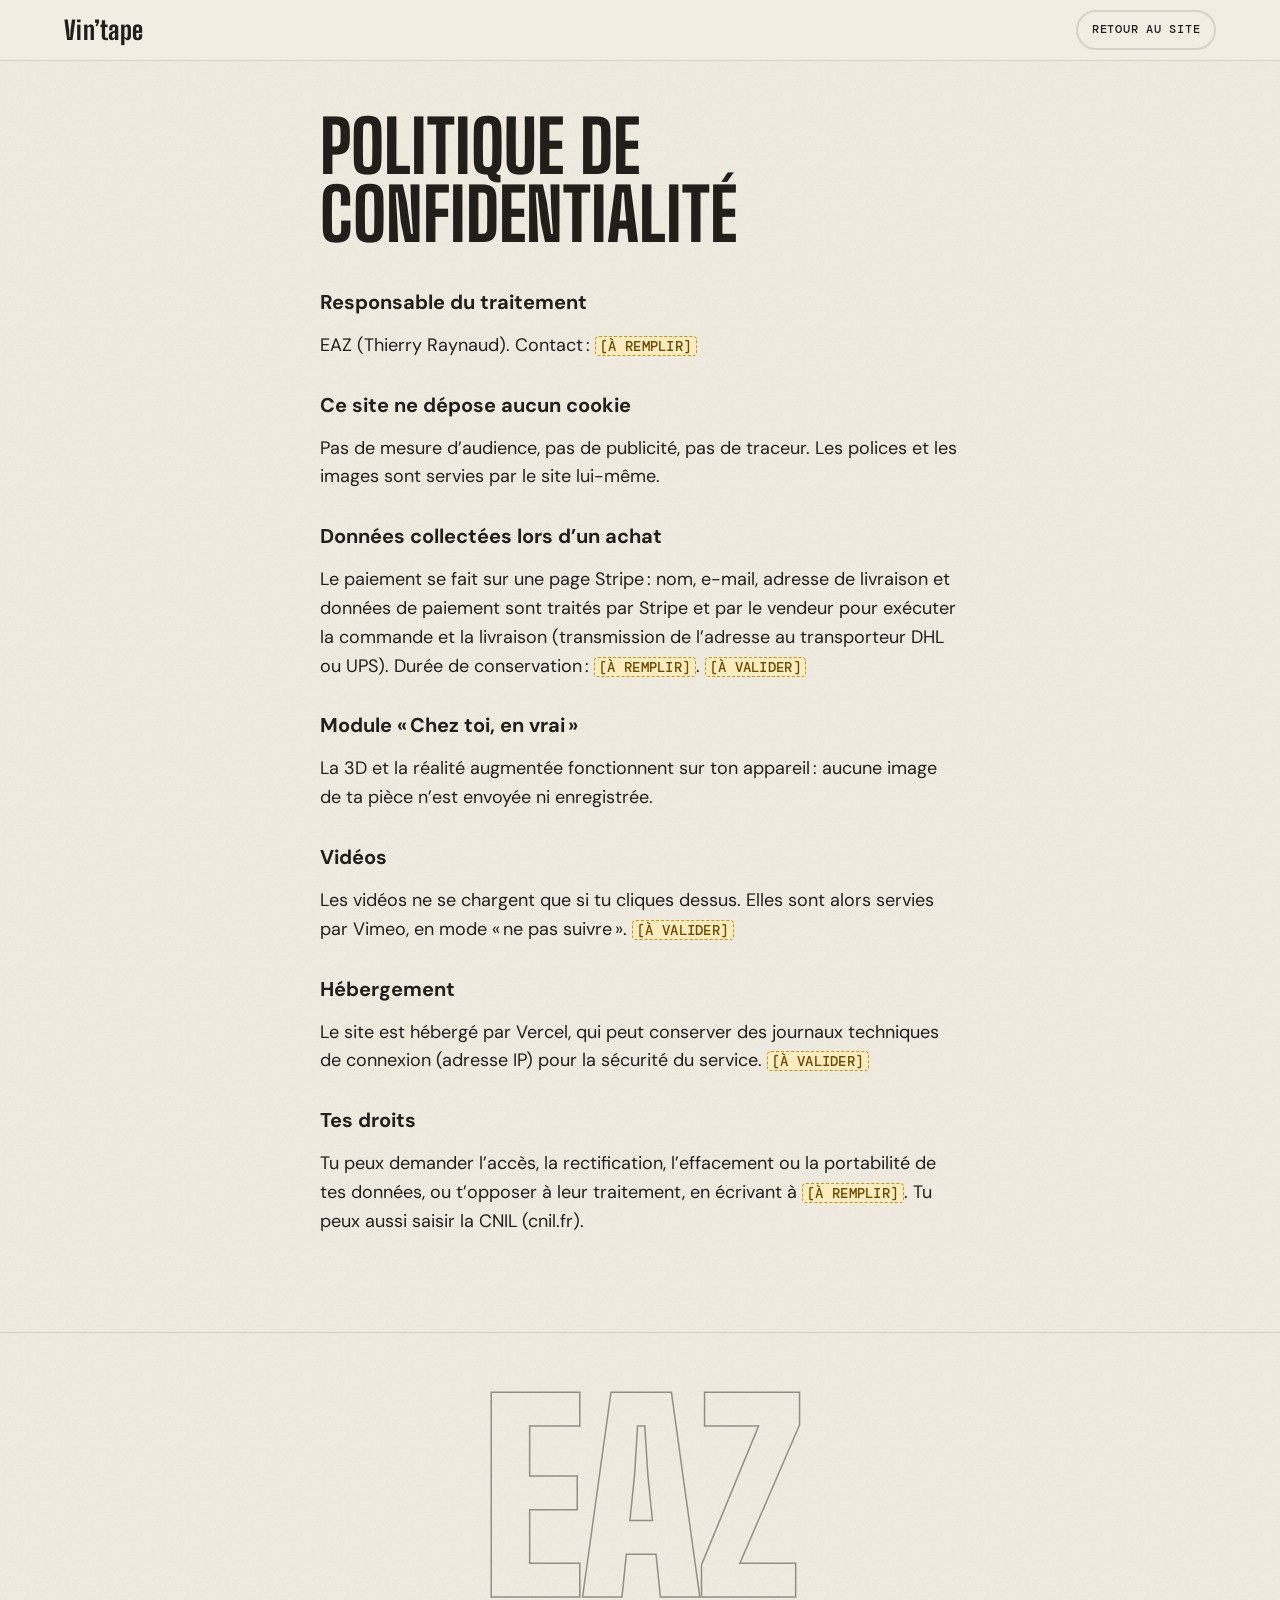
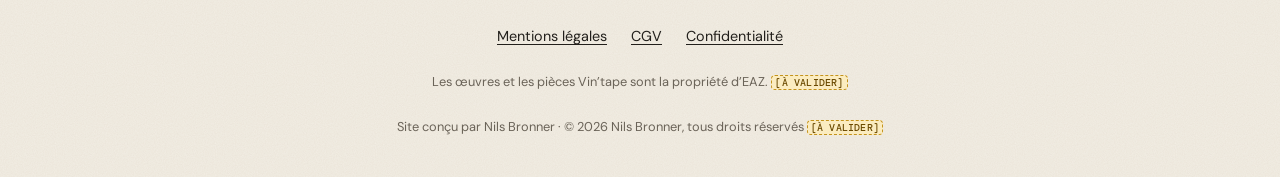
<file: confidentialite.html>
<!doctype html>
<html lang="fr">
<head>
  <meta charset="utf-8">
  <meta name="viewport" content="width=device-width, initial-scale=1">
  <title>Politique de confidentialité — Vin'tape</title>
  <meta name="description" content="Politique de confidentialité du site Vin'tape : aucun cookie, données de commande, vos droits.">
  <link rel="preload" href="/contenu.json" as="fetch" crossorigin>
  <meta name="theme-color" content="#f3eee4">
  <link rel="icon" href="/favicon.svg" type="image/svg+xml">
  <link rel="stylesheet" href="/css/vintape.css">
  <script type="module" src="/js/legal.js"></script>
</head>
<body>
  <header class="entete est-defile">
    <a class="entete__logo" href="/">Vin’tape</a>
    <a class="bouton bouton--petit bouton--contour" href="/">Retour au site</a>
  </header>
  <main class="legal" data-page="confidentialite">
    <h1>Politique de confidentialité</h1>
    <div data-legal></div>
  </main>
  <footer class="pied">
    <p class="pied__signature">EAZ</p>
    <nav aria-label="Liens légaux"><ul class="pied__liens" data-pied-liens></ul></nav>
    <p class="pied__copyright" data-contenu="piedDePage.propriete"></p>
    <p class="pied__copyright" data-contenu="piedDePage.credit"></p>
  </footer>
</body>
</html>
</file>
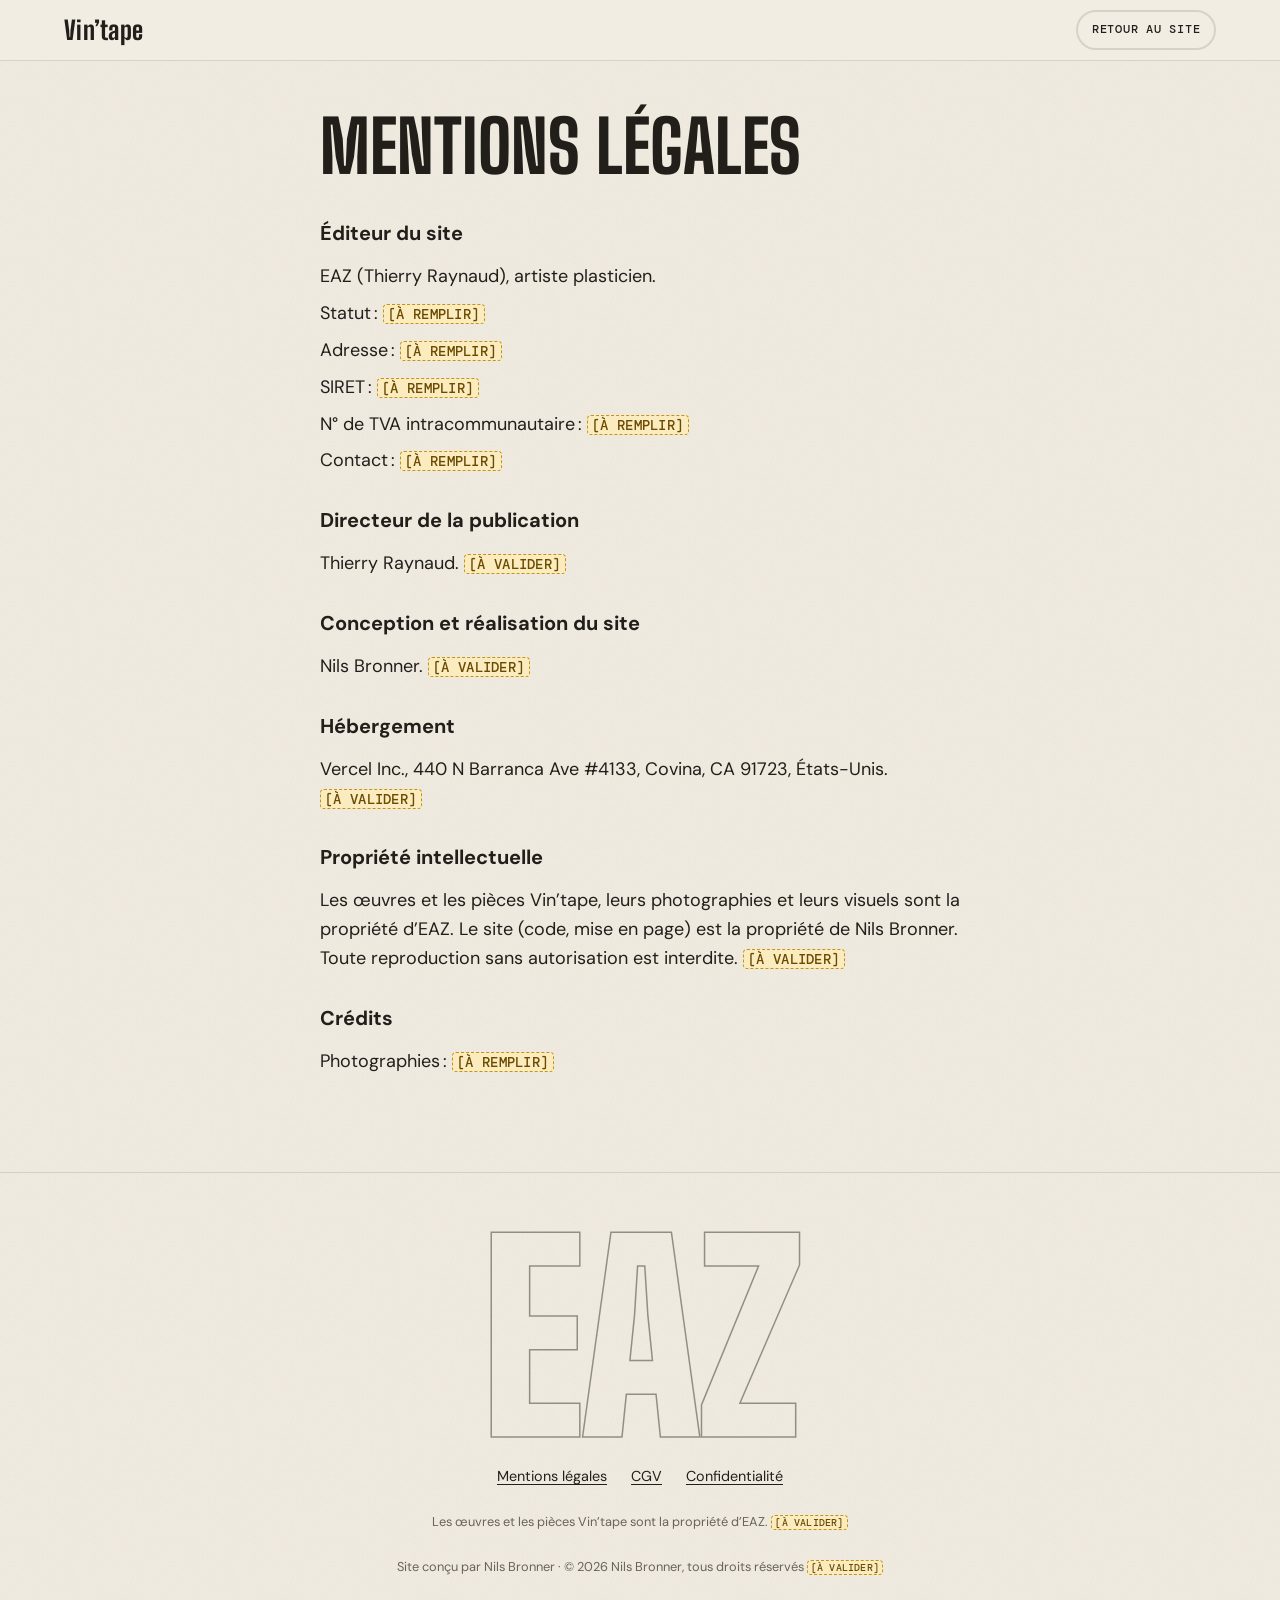
<file: mentions-legales.html>
<!doctype html>
<html lang="fr">
<head>
  <meta charset="utf-8">
  <meta name="viewport" content="width=device-width, initial-scale=1">
  <title>Mentions légales — Vin'tape</title>
  <meta name="description" content="Mentions légales du site Vin'tape : éditeur, hébergement, propriété intellectuelle.">
  <link rel="preload" href="/contenu.json" as="fetch" crossorigin>
  <meta name="theme-color" content="#f3eee4">
  <link rel="icon" href="/favicon.svg" type="image/svg+xml">
  <link rel="stylesheet" href="/css/vintape.css">
  <script type="module" src="/js/legal.js"></script>
</head>
<body>
  <header class="entete est-defile">
    <a class="entete__logo" href="/">Vin’tape</a>
    <a class="bouton bouton--petit bouton--contour" href="/">Retour au site</a>
  </header>
  <main class="legal" data-page="mentionsLegales">
    <h1>Mentions légales</h1>
    <div data-legal></div>
  </main>
  <footer class="pied">
    <p class="pied__signature">EAZ</p>
    <nav aria-label="Liens légaux"><ul class="pied__liens" data-pied-liens></ul></nav>
    <p class="pied__copyright" data-contenu="piedDePage.propriete"></p>
    <p class="pied__copyright" data-contenu="piedDePage.credit"></p>
  </footer>
</body>
</html>
</file>
<file: css/vintape.css>
/* ==========================================================================
   Vin'tape — feuille de styles unique
   Mobile first. --facade porte la couleur de la pièce affichée.
   ========================================================================== */

@font-face {
  font-family: "Big Shoulders Display";
  src: url("/assets/fonts/big-shoulders-display-v1.woff2") format("woff2");
  font-weight: 100 900;
  font-display: swap;
}
@font-face {
  font-family: "DM Sans";
  src: url("/assets/fonts/dm-sans-v1.woff2") format("woff2");
  font-weight: 100 1000;
  font-display: swap;
}
@font-face {
  font-family: "DM Mono";
  src: url("/assets/fonts/dm-mono-500-v1.woff2") format("woff2");
  font-weight: 500;
  font-display: swap;
}

:root {
  color-scheme: light;
  /* Fond beige blanc cassé, notes de couleur tirées des pièces */
  --fond: #f3eee4;
  --fond-2: #ebe4d7;
  --fond-3: #e3dacb;
  --carte: #faf7f1;
  --texte: #221f1b;
  --discret: #6a6358;
  --ligne: rgb(34 31 27 / 0.13);
  --accent: #d9622b;
  --accent-fonce: #b4491b;
  --accent-texte: #ffffff;
  --jaune: #f3c43b;
  --vert: #2f7a4f;
  --ombre: 60 42 24;
  --rayon: 14px;
  --marge: clamp(1.25rem, 5vw, 4rem);
  --largeur: 1240px;
  --police-titre: "Big Shoulders Display", "Arial Narrow", "Helvetica Neue", sans-serif;
  --police-texte: "DM Sans", system-ui, -apple-system, "Segoe UI", Roboto, sans-serif;
  --police-mono: "DM Mono", ui-monospace, "SFMono-Regular", Menlo, monospace;
  --ease: cubic-bezier(.2, .7, .2, 1);
  /* Couleurs de la pièce « courante » (hero) */
  --facade: #8fd3bc;
  --arriere: #1d1d1c;
  --etiquette: #efebe2;
}

*, *::before, *::after { box-sizing: border-box; }

html {
  -webkit-text-size-adjust: 100%;
  scroll-behavior: smooth;
  scroll-padding-top: 4.5rem;
}
body {
  margin: 0;
  background: var(--fond) url("data:image/svg+xml,%3Csvg xmlns='http://www.w3.org/2000/svg' width='160' height='160'%3E%3Cfilter id='g'%3E%3CfeTurbulence type='fractalNoise' baseFrequency='.9' numOctaves='2' stitchTiles='stitch'/%3E%3CfeColorMatrix values='0 0 0 0 .2 0 0 0 0 .15 0 0 0 0 .1 0 0 0 .08 0'/%3E%3C/filter%3E%3Crect width='100%25' height='100%25' filter='url(%23g)'/%3E%3C/svg%3E");
  color: var(--texte);
  font-family: var(--police-texte);
  font-size: clamp(1rem, .95rem + .25vw, 1.125rem);
  line-height: 1.6;
  text-rendering: optimizeLegibility;
  -webkit-font-smoothing: antialiased;
  overflow-x: hidden;
}
/* Une note de couleur des pièces par section */
#artiste { --piste: #8fd3bc; }
#idee { --piste: #f0782d; }
#savoir-faire { --piste: #f3c43b; }
#catalogue { --piste: #d8392b; }
#livraison { --piste: #b4491b; }
#ou-le-voir { --piste: #6ccf1d; }
#chez-moi { --piste: #2d5fd0; }
#fiche { --piste: #7b52c4; }
#avis { --piste: #8fd3bc; }

img, svg, video, canvas { display: block; max-width: 100%; }
img, video { height: auto; }
button, input, select { font: inherit; color: inherit; }
h1, h2, h3 { margin: 0; font-weight: 800; line-height: .95; }
p { margin: 0; }
ul, ol { margin: 0; padding: 0; }
blockquote, figure { margin: 0; }

:focus-visible {
  outline: 3px solid var(--accent);
  outline-offset: 3px;
  border-radius: 4px;
}
::selection { background: color-mix(in srgb, var(--facade) 55%, var(--fond)); color: var(--texte);
}

[hidden] { display: none !important; }

.visuellement-cache {
  position: absolute !important;
  width: 1px; height: 1px;
  margin: -1px; padding: 0; border: 0;
  overflow: hidden; clip: rect(0 0 0 0); clip-path: inset(50%);
  white-space: nowrap;
}

.lien-evitement {
  position: absolute; left: 1rem; top: -4rem; z-index: 100;
  padding: .75rem 1rem; background: var(--texte); color: var(--fond);
  font-weight: 700; border-radius: 8px; text-decoration: none;
}
.lien-evitement:focus { top: 1rem; }

.lien { color: inherit; text-decoration: underline; text-underline-offset: .2em; text-decoration-thickness: 1px; }
.lien:hover { text-decoration-thickness: 2px; }

/* Marqueurs de texte manquant : visibles tant qu'ils existent */
.a-remplir {
  background: #fbecc0;
  color: #6b4a00;
  border: 1px dashed #c4931c;
  border-radius: 4px;
  padding: 0 .3em;
  font-family: var(--police-mono);
  font-size: .78em;
  letter-spacing: .02em;
  white-space: nowrap;
}

/* --- Boutons ------------------------------------------------------------ */
.bouton {
  --b-fond: var(--texte);
  --b-texte: var(--fond);
  display: inline-flex; align-items: center; justify-content: center; gap: .6em;
  min-height: 48px;
  padding: .8em 1.5em;
  border: 2px solid var(--b-fond);
  border-radius: 999px;
  background: var(--b-fond);
  color: var(--b-texte);
  font-family: var(--police-mono);
  font-weight: 500;
  font-size: .9rem;
  letter-spacing: .06em;
  text-transform: uppercase;
  text-decoration: none;
  cursor: pointer;
  transition: transform .25s var(--ease), background-color .25s, color .25s, border-color .25s;
}
.bouton::before {
  content: "";
  width: 0; height: 0;
  border-left: .6em solid currentColor;
  border-top: .36em solid transparent;
  border-bottom: .36em solid transparent;
}
.bouton:hover { transform: translateY(-2px); }
.bouton:not(.bouton--contour):not([aria-disabled="true"]):not(:disabled):hover { --b-fond: var(--accent-fonce); --b-texte: #fff; }
.bouton:active { transform: translateY(0); }
.bouton--contour { --b-fond: transparent; --b-texte: var(--texte); border-color: var(--ligne); }
.bouton--contour:hover { border-color: var(--texte); }
.bouton--contour::before { display: none; }
.bouton--petit { min-height: 40px; padding: .55em 1.1em; font-size: .78rem; }
.bouton[aria-disabled="true"], .bouton:disabled {
  --b-fond: transparent; --b-texte: var(--discret);
  border-color: var(--ligne); cursor: not-allowed; transform: none;
}
.bouton[aria-disabled="true"]::before, .bouton:disabled::before { display: none; }

.bouton-rond {
  width: 44px; height: 44px; flex: none;
  display: grid; place-items: center;
  border-radius: 50%;
  border: 1px solid var(--ligne);
  background: var(--carte);
  cursor: pointer;
  font-size: .8rem;
}
.bouton-rond:hover { border-color: var(--texte); }

/* --- En-tête ------------------------------------------------------------ */
.entete {
  position: fixed; inset: 0 0 auto 0; z-index: 50;
  display: flex; align-items: center; gap: 1rem;
  padding: .6rem var(--marge);
  padding-top: max(.6rem, env(safe-area-inset-top));
  background: rgb(243 238 228 / 0);
  transition: background-color .3s, backdrop-filter .3s, border-color .3s;
  border-bottom: 1px solid transparent;
}
.entete.est-defile {
  background: rgb(243 238 228 / .85);
  -webkit-backdrop-filter: blur(12px);
  backdrop-filter: blur(12px);
  border-bottom-color: var(--ligne);
}
.entete__logo {
  font-family: var(--police-titre);
  font-weight: 800;
  font-size: 1.6rem;
  letter-spacing: .01em;
  color: var(--texte);
  text-decoration: none;
  margin-right: auto;
}
.entete__stock {
  font-family: var(--police-mono);
  font-size: .75rem;
  letter-spacing: .05em;
  color: var(--discret);
}
@media (max-width: 420px) {
  .entete__stock span:last-child { display: none; }
}

/* --- Sections communes ------------------------------------------------- */
.section {
  padding: clamp(5rem, 12vw, 9rem) var(--marge);
  max-width: calc(var(--largeur) + 2 * var(--marge));
  margin-inline: auto;
}
.section__tete { margin-bottom: clamp(2rem, 5vw, 3.5rem); max-width: 52rem; }
.section__tete h2 {
  font-family: var(--police-titre);
  line-height: 1;
  font-size: clamp(2.8rem, 9vw, 6.5rem);
  text-transform: uppercase;
  letter-spacing: -.005em;
}
.section__intro { margin-top: 1.25rem; color: var(--discret); max-width: 40rem; font-size: 1.05em; }

.surtitre, .piste {
  font-family: var(--police-mono);
  font-size: .78rem;
  letter-spacing: .22em;
  text-transform: uppercase;
  color: var(--discret);
}
.piste { display: inline-flex; align-items: center; gap: .7em; margin-bottom: 1rem; }
.piste::before {
  content: "";
  width: .55em; height: .55em;
  border-radius: 50%;
  background: var(--piste, var(--accent));
  box-shadow: 0 0 0 4px color-mix(in srgb, var(--piste, var(--accent)) 22%, transparent);
}

.prose { display: grid; gap: 1em; max-width: 38rem; }
.prose p { font-size: 1.1em; }

.compteur {
  margin-top: 1.25rem;
  font-family: var(--police-mono);
  font-size: .9rem;
  letter-spacing: .05em;
  color: var(--discret);
}
.compteur strong { color: var(--texte); font-size: 1.6em; font-weight: 500; }

/* --- Apparition au scroll ---------------------------------------------- */
.js .revele {
  opacity: 0;
  transform: translateY(24px);
  transition: opacity .9s var(--ease), transform .9s var(--ease);
  transition-delay: calc(var(--i, 0) * 70ms);
}
.js .revele.est-visible { opacity: 1; transform: none; }

/* --- Artiste ------------------------------------------------------------ */
.artiste__grille { display: grid; gap: 2.5rem; }
.artiste__portrait img, .portrait-vide {
  width: 100%;
  aspect-ratio: 4 / 5;
  object-fit: cover;
  border-radius: var(--rayon);
}
.portrait-vide {
  display: grid; place-content: center; justify-items: center; gap: .5rem;
  background:
    repeating-linear-gradient(135deg, transparent 0 14px, rgb(34 31 27 / .035) 14px 28px),
    var(--fond-2);
  border: 1px solid var(--ligne);
}
.portrait-vide__eaz { font-family: var(--police-titre); font-weight: 900; font-size: 5rem; line-height: 1; color: var(--fond-3); -webkit-text-stroke: 1px var(--ligne); }
.citation {
  margin-top: 2.5rem;
  padding-left: 1.25rem;
  border-left: 3px solid var(--piste, var(--accent));
}
.citation p {
  font-family: var(--police-titre);
  font-weight: 600;
  font-size: clamp(1.7rem, 4.5vw, 2.6rem);
  line-height: 1.1;
}
.citation footer { margin-top: .9rem; font-family: var(--police-mono); font-size: .8rem; letter-spacing: .15em; text-transform: uppercase; color: var(--discret); }
@media (min-width: 860px) {
  .artiste__grille { grid-template-columns: 5fr 7fr; gap: 5rem; align-items: center; }
}

/* --- Savoir-faire ------------------------------------------------------- */
.savoir-faire__grille { display: grid; gap: 3rem; }
.origine {
  align-self: start;
  padding: 1.5rem;
  border: 1px solid var(--ligne);
  border-radius: var(--rayon);
  background: var(--carte);
  display: grid; gap: .6rem;
}
.origine__titre { font-family: var(--police-mono); font-weight: 500; font-size: .78rem; letter-spacing: .15em; text-transform: uppercase; color: var(--discret); line-height: 1.3; }
@media (min-width: 860px) {
  .savoir-faire__grille { grid-template-columns: 7fr 5fr; gap: 5rem; }
}

/* --- Fiche technique --------------------------------------------------- */
.fiche__son {
  font-family: var(--police-titre);
  font-weight: 600;
  font-size: clamp(1.6rem, 4vw, 2.4rem);
  line-height: 1.15;
  max-width: 44rem;
  margin-bottom: 3rem;
}
.fiche__chiffres { display: grid; margin: 0; border-top: 1px solid var(--ligne); }
.fiche__ligne {
  display: grid; grid-template-columns: minmax(8rem, 1fr) 2fr; gap: 1rem;
  padding: 1.1rem 0;
  border-bottom: 1px solid var(--ligne);
}
.fiche__ligne dt { font-family: var(--police-mono); font-size: .78rem; letter-spacing: .15em; text-transform: uppercase; color: var(--discret); padding-top: .2em; }
.fiche__ligne dd { margin: 0; font-size: 1.1em; }
@media (min-width: 860px) {
  .fiche__chiffres { grid-template-columns: 1fr 1fr; column-gap: 4rem; }
}

/* --- Avis --------------------------------------------------------------- */
.avis__liste { list-style: none; display: grid; gap: 1.25rem; }
.avis__carte {
  display: grid; gap: 1.25rem; align-content: start;
  padding: 1.75rem;
  border-radius: var(--rayon);
  background: var(--carte);
  border: 1px solid var(--ligne);
}
.avis__carte blockquote p { font-size: 1.15em; }
.avis__carte blockquote p::before { content: "« "; color: var(--accent); }
.avis__carte blockquote p::after { content: " »"; color: var(--accent); }
.avis__carte video { width: 100%; border-radius: 10px; aspect-ratio: 9 / 16; object-fit: cover; background: #000; }
.avis__auteur { font-family: var(--police-mono); font-size: .8rem; letter-spacing: .12em; text-transform: uppercase; color: var(--discret); }
@media (min-width: 760px) {
  .avis__liste { grid-template-columns: repeat(auto-fit, minmax(18rem, 1fr)); }
}

/* --- Appel à l'action -------------------------------------------------- */
.appel__carte {
  position: relative;
  overflow: hidden;
  padding: clamp(2rem, 6vw, 5rem);
  border-radius: calc(var(--rayon) * 2);
  background:
    radial-gradient(120% 90% at 100% 0%, color-mix(in srgb, var(--facade) 34%, transparent), transparent 60%),
    var(--carte);
  border: 1px solid var(--ligne);
  display: grid; gap: 1.25rem; justify-items: start;
}
.appel__carte h2 {
  font-family: var(--police-titre);
  text-transform: uppercase;
  font-size: clamp(2.6rem, 8vw, 5.5rem);
  max-width: 14ch;
}
.appel__prix { font-family: var(--police-titre); font-weight: 800; font-size: clamp(3rem, 10vw, 6rem); line-height: 1; color: var(--accent-fonce); }
.compteur--grand { margin-top: 0; }
.appel__actions { display: flex; flex-wrap: wrap; gap: .75rem; margin-top: .5rem; }
.appel__contact { margin-top: 1.5rem; padding-top: 1.5rem; border-top: 1px solid var(--ligne); width: 100%; }
.appel__contact h3 { font-size: 1.1rem; font-family: var(--police-texte); font-weight: 700; margin-bottom: .4rem; line-height: 1.3; }

/* --- Pied de page ------------------------------------------------------- */
.pied {
  padding: 4rem var(--marge) calc(2.5rem + env(safe-area-inset-bottom));
  border-top: 1px solid var(--ligne);
  display: grid; gap: 1.5rem; justify-items: center; text-align: center;
}
.pied__signature {
  font-family: var(--police-titre);
  font-weight: 900;
  font-size: clamp(6rem, 30vw, 16rem);
  line-height: .8;
  letter-spacing: -.02em;
  color: transparent;
  -webkit-text-stroke: 1.5px rgb(34 31 27 / .45);
}
.pied__liens, .pied__reseaux { list-style: none; display: flex; flex-wrap: wrap; justify-content: center; gap: .5rem 1.5rem; font-size: .9rem; }
.pied__copyright { font-size: .8rem; color: var(--discret); }

.noscript { padding: 2rem var(--marge); text-align: center; color: var(--discret); }
.erreur-donnees main::before {
  content: "Le contenu n'a pas pu être chargé. Recharge la page.";
  display: block; padding: 6rem var(--marge) 0; text-align: center;
}

/* --- Pages légales ------------------------------------------------------ */
.legal { padding: 7rem var(--marge) 4rem; max-width: 48rem; margin-inline: auto; min-height: 100vh; min-height: 100svh; }
.legal h1 { font-family: var(--police-titre); text-transform: uppercase; font-size: clamp(2.6rem, 8vw, 4.5rem); margin-bottom: 2.5rem; }
.legal section { margin-bottom: 2rem; display: grid; gap: .5rem; }
.legal h2 { font-size: 1.25rem; font-family: var(--police-texte); font-weight: 700; line-height: 1.3; margin-bottom: .5rem; }

/* --- Mouvement réduit --------------------------------------------------- */
@media (prefers-reduced-motion: reduce) {
  html { scroll-behavior: auto; }
  *, *::before, *::after {
    animation-duration: .001ms !important;
    animation-iteration-count: 1 !important;
    transition-duration: .001ms !important;
    transition-delay: 0s !important;
  }
  .js .revele { opacity: 1; transform: none; }
}

/* ==========================================================================
   Hero
   ========================================================================== */
.hero {
  position: relative;
  min-height: 100svh;
  display: grid;
  grid-template-columns: minmax(0, 1fr);
  align-content: center;
  justify-items: center;
  gap: 1.1rem;
  padding: 6rem var(--marge) 5rem;
  text-align: center;
  overflow: hidden;
  isolation: isolate;
}
.hero::before {
  content: "";
  position: absolute; inset: -20% -20% auto;
  height: 120%;
  z-index: -1;
  background: radial-gradient(50% 45% at 50% 52%, color-mix(in srgb, var(--facade) 42%, transparent), transparent 70%);
  transition: background .9s ease;
}
.hero__texte { display: contents; }
.hero__titre {
  order: 1;
  font-family: var(--police-titre);
  font-weight: 900;
  font-size: clamp(5.5rem, 27vw, 15rem);
  line-height: .78;
  letter-spacing: -.015em;
  text-transform: uppercase;
}
.hero__produit {
  order: 2;
  font-family: var(--police-mono);
  font-weight: 500;
  font-size: clamp(.85rem, 2.4vw, 1.05rem);
  letter-spacing: .12em;
  text-transform: uppercase;
  color: var(--accent-fonce);
  max-width: 40ch;
  text-wrap: balance;
}
/* Compte à rebours : l'élément principal après le titre */
.rebours {
  order: 3;
  display: grid; justify-items: center; gap: .7rem;
  width: min(100%, 26rem);
  margin-top: .4rem;
  padding: 1.1rem 1rem 1.2rem;
  border: 2px solid var(--accent-fonce);
  border-radius: calc(var(--rayon) * 1.2);
  background: rgb(250 247 241 / .85);
  box-shadow: 0 14px 30px rgb(var(--ombre) / .12);
}
.rebours__titre { font-family: var(--police-mono); font-weight: 500; font-size: .85rem; letter-spacing: .14em; text-transform: uppercase; color: var(--accent-fonce); }
.rebours__compteur { display: flex; gap: .5rem; }
.rebours__case { display: grid; justify-items: center; gap: .2rem; min-width: 4.6rem; padding: .55rem .5rem .45rem; border-radius: 12px; background: var(--texte); color: var(--fond); }
.rebours__valeur { font-family: var(--police-titre); font-weight: 800; font-size: clamp(2.5rem, 10vw, 3.2rem); line-height: .9; font-variant-numeric: tabular-nums; }
.rebours__unite { font-family: var(--police-mono); font-size: .66rem; letter-spacing: .12em; text-transform: uppercase; opacity: .75; }
.rebours__texte { font-size: .95rem; font-weight: 500; }
.hero__visuel { order: 4; width: min(100%, 30rem); margin-block: 0; }
.hero__accroche {
  order: 5;
  font-size: clamp(1.05rem, 3vw, 1.35rem);
  font-weight: 500;
  line-height: 1.3;
  color: var(--discret);
  max-width: 26ch;
  text-wrap: balance;
}
.hero .bouton { order: 6; }

.hero__piece {
  position: relative;
  aspect-ratio: 951 / 650;
  animation: flotte 7s ease-in-out infinite;
}
.hero__piece img {
  position: absolute; inset: 0;
  width: 100%; height: 100%;
  object-fit: contain;
  opacity: 0;
  transform: scale(.97);
  transition: opacity 1.1s var(--ease), transform 1.4s var(--ease);
}
.hero__piece img.est-active { opacity: 1; transform: none; }
@keyframes flotte {
  0%, 100% { translate: 0 0; }
  50% { translate: 0 -8px; }
}
.hero__legende {
  margin-top: 1.4rem;
  font-family: var(--police-mono);
  font-size: .72rem;
  letter-spacing: .14em;
  text-transform: uppercase;
  color: var(--discret);
  min-height: 1.5em;
}
.hero__suite {
  position: absolute; left: 50%; bottom: calc(1.25rem + env(safe-area-inset-bottom));
  translate: -50% 0;
  display: grid; place-items: center;
  width: 44px; height: 44px;
  border-radius: 50%;
  color: var(--discret);
  text-decoration: none;
  font-size: .75rem;
  rotate: 90deg;
  animation: invite 2.4s ease-in-out infinite;
}
@keyframes invite { 50% { transform: translateX(6px); } }

@media (min-width: 900px) {
  .hero {
    grid-template-columns: minmax(0, 1fr) minmax(0, 1fr);
    grid-template-areas:
      "titre    visuel"
      "produit  visuel"
      "rebours  visuel"
      "accroche visuel"
      "bouton   visuel";
    justify-items: start;
    text-align: left;
    column-gap: 4rem;
    max-width: calc(var(--largeur) + 2 * var(--marge));
    margin-inline: auto;
  }
  .hero__titre { grid-area: titre; align-self: end; font-size: clamp(7rem, 13vw, 13rem); }
  .hero__produit { grid-area: produit; }
  .hero__visuel { grid-area: visuel; align-self: center; width: 100%; }
  .hero__accroche { grid-area: accroche; }
  .hero .bouton { grid-area: bouton; align-self: start; }
  .rebours { grid-area: rebours; justify-items: start; justify-self: start; width: auto; padding: 1.3rem 1.5rem 1.4rem; }
  .rebours__case { min-width: 5.4rem; }
  .rebours__valeur { font-size: 3.6rem; }
  .rebours__texte { font-size: 1.05rem; }
  .hero__legende { text-align: center; }
}

/* ==========================================================================
   L'idée : la façade, ses haut-parleurs et son évent
   ========================================================================== */
.idee {
  --phrase: 1; --zoom: 1; --conn: 1;
  position: relative;
  padding: clamp(5rem, 12vw, 9rem) 0;
  background: linear-gradient(var(--fond), var(--fond-2) 30%, var(--fond-2) 70%, var(--fond));
}
.idee__scene {
  display: grid;
  gap: clamp(1.25rem, 3vh, 2.5rem);
  align-content: center;
  padding: 0 var(--marge);
  max-width: calc(var(--largeur) + 2 * var(--marge));
  margin-inline: auto;
}
.idee__tete { margin-bottom: 0; }
.idee__phrase {
  font-family: var(--police-titre);
  font-weight: 800;
  text-transform: uppercase;
  font-size: clamp(2.2rem, 7.5vw, 5.5rem);
  line-height: 1.04;
  text-wrap: balance;
  opacity: var(--phrase);
  transform: translateY(calc((1 - var(--phrase)) * 30px));
}
.idee__visuel { display: grid; gap: clamp(1rem, 3vh, 2rem); align-items: center; }
.idee__facade {
  position: relative;
  width: min(100%, 44rem);
  justify-self: center;
  border-radius: 10px;
  overflow: visible;
  transform: scale(calc(.92 + .08 * var(--zoom)));
  opacity: calc(.4 + .6 * var(--zoom));
  filter: drop-shadow(0 22px 28px rgb(var(--ombre) / .22));
}
.idee__facade img { width: 100%; border-radius: 10px; }
.repere {
  position: absolute; left: var(--x); top: var(--y);
  translate: -50% -50%;
  display: grid; place-items: center;
  width: clamp(1.7rem, 4vw, 2.4rem); height: clamp(1.7rem, 4vw, 2.4rem);
  border-radius: 50%;
  background: var(--jaune);
  color: var(--texte);
  font-family: var(--police-mono);
  font-size: clamp(.8rem, 2vw, 1rem);
  box-shadow: 0 0 0 6px rgb(243 196 59 / .35), 0 6px 14px rgb(var(--ombre) / .25);
}
.idee--anime .repere { opacity: 0; scale: .4; transition: opacity .4s var(--ease), scale .5s cubic-bezier(.3, 1.6, .5, 1); }
.idee--anime .repere.est-active { opacity: 1; scale: 1; }
.idee__etapes {
  list-style: none;
  counter-reset: etape;
  display: grid; gap: .6rem;
  font-size: clamp(.95rem, 2.6vw, 1.15rem);
}
.idee__etape {
  counter-increment: etape;
  display: grid; grid-template-columns: 1.9rem 1fr; gap: .75rem; align-items: center;
  line-height: 1.35;
}
.idee__etape::before {
  content: counter(etape);
  display: grid; place-items: center;
  width: 1.9rem; height: 1.9rem;
  border-radius: 50%;
  background: var(--jaune);
  color: var(--texte);
  font-family: var(--police-mono);
  font-size: .85rem;
}
.idee__connectique {
  list-style: none;
  display: flex; flex-wrap: wrap; gap: .5rem;
  opacity: var(--conn);
  transform: translateY(calc((1 - var(--conn)) * 20px));
}
.idee__connectique li {
  padding: .45rem .95rem;
  border: 1px solid var(--ligne);
  border-radius: 999px;
  font-family: var(--police-mono);
  font-size: .78rem;
  letter-spacing: .08em;
  text-transform: uppercase;
  background: var(--carte);
}

/* Version animée (JS actif, mouvement autorisé) */
.idee--anime { height: 320vh; padding: 0; }
.idee--anime .idee__scene {
  position: sticky; top: 0;
  min-height: 100vh; min-height: 100svh;
  padding-top: 4.5rem; padding-bottom: 2rem;
}
.idee--anime .idee__etape { opacity: .18; transform: translateX(-8px); transition: opacity .5s var(--ease), transform .5s var(--ease); }
.idee--anime .idee__etape.est-active { opacity: 1; transform: none; }

@media (min-width: 900px) {
  .idee__visuel { grid-template-columns: 7fr 5fr; gap: 4rem; }
  .idee__etapes { gap: 1.1rem; }
}
@media (max-height: 700px) and (max-width: 899px) {
  .idee__facade { width: min(100%, 24rem); }
  .idee__phrase { font-size: 2rem; }
}

/* ==========================================================================
   Catalogue
   ========================================================================== */
.catalogue { padding-inline: 0; max-width: none; }
.catalogue .section__tete { padding-inline: var(--marge); max-width: calc(var(--largeur) + 2 * var(--marge)); margin-inline: auto; }
@media (min-width: 1360px) {
  .catalogue .section__tete { padding-inline: calc((100vw - var(--largeur)) / 2); max-width: none; }
}
.catalogue__cadre { position: relative; }
.catalogue__piste {
  list-style: none;
  display: flex;
  gap: 1rem;
  overflow-x: auto;
  overscroll-behavior-x: contain;
  scroll-snap-type: x mandatory;
  scroll-padding-inline: var(--marge);
  padding: 1rem var(--marge) 2rem;
  scrollbar-width: none;
}
.catalogue__piste::-webkit-scrollbar { display: none; }
.catalogue__piste:focus-visible { outline-offset: -3px; }

.carte {
  flex: 0 0 min(80vw, 21rem);
  scroll-snap-align: start;
}
.carte__article {
  height: 100%;
  display: grid; grid-template-rows: auto 1fr;
  border-radius: calc(var(--rayon) * 1.4);
  background: var(--carte);
  border: 1px solid var(--ligne);
  overflow: hidden;
  transition: border-color .3s, transform .4s var(--ease);
}
.carte:hover .carte__article, .carte:focus-within .carte__article { border-color: rgb(34 31 27 / .3); box-shadow: 0 18px 40px rgb(var(--ombre) / .1); }
.carte.est-choisie .carte__article { border-color: var(--accent); }
.carte__visuel {
  position: relative;
  padding: 2rem 1.5rem 1.6rem;
  background: radial-gradient(70% 70% at 50% 45%, color-mix(in srgb, var(--facade) 40%, transparent), transparent 75%), var(--fond-2);
}
.carte__visuel img {
  width: 100%; height: auto;
  aspect-ratio: 951 / 650;
  object-fit: contain;
  filter: drop-shadow(0 14px 16px rgb(var(--ombre) / .22));
  transition: transform .5s var(--ease);
}
.carte:hover .carte__visuel img, .carte:focus-within .carte__visuel img { transform: scale(1.04) translateY(-4px); }

.carte__corps { display: grid; gap: .9rem; align-content: start; padding: 1.25rem 1.25rem 1.4rem; }
.carte__entete { display: flex; align-items: baseline; justify-content: space-between; gap: 1rem; }
.carte__titre { font-family: var(--police-titre); font-weight: 800; font-size: 2.4rem; line-height: 1; }
.carte__titre span { color: var(--discret); font-size: .55em; margin-left: .1em; }
.carte__format { font-family: var(--police-mono); font-size: .8rem; letter-spacing: .1em; padding: .2rem .55rem; border: 1px solid var(--ligne); border-radius: 6px; }
.carte__statut { font-family: var(--police-mono); font-size: .75rem; letter-spacing: .12em; text-transform: uppercase; display: flex; align-items: center; gap: .5em; }
.carte__statut::before { content: ""; width: .55em; height: .55em; border-radius: 50%; background: currentColor; }
.carte__statut--dispo { color: var(--vert); }
.carte__statut--vendue { color: var(--discret); }
.pastille { display: flex; align-items: center; gap: .6rem; }
.pastille__rond { width: 1rem; height: 1rem; border-radius: 50%; box-shadow: inset 0 0 0 1px rgb(34 31 27 / .18); flex: none; }
.carte__actions { display: flex; flex-wrap: wrap; gap: .5rem; margin-top: .3rem; }
.carte__actions .bouton:not(.bouton--petit) { min-height: 44px; padding: .6em 1.1em; font-size: .78rem; }

.carte--vendue .carte__visuel img { filter: grayscale(1) opacity(.45); }
.carte__visuel--vide {
  aspect-ratio: auto;
  min-height: 0;
  display: grid; place-items: center;
}
.carte__visuel--vide::before {
  content: "";
  width: 72%; aspect-ratio: 1.92;
  border-radius: 10px;
  background:
    radial-gradient(circle at 22% 42%, rgb(0 0 0 / .14) 0 12%, transparent 12.5%),
    radial-gradient(circle at 78% 42%, rgb(0 0 0 / .14) 0 12%, transparent 12.5%),
    radial-gradient(circle at 50% 66%, rgb(0 0 0 / .18) 0 8%, transparent 8.5%),
    linear-gradient(var(--facade), var(--facade));
  opacity: .55;
  box-shadow: 0 14px 22px rgb(var(--ombre) / .15);
}
.carte__a-venir {
  position: absolute; bottom: 1rem; left: 50%; translate: -50% 0;
  font-family: var(--police-mono); font-size: .72rem; letter-spacing: .14em; text-transform: uppercase;
  color: var(--discret);
}
.carte__details { list-style: none; display: grid; gap: .3rem; font-size: .92rem; color: var(--discret); }
.pastille__rond { background: var(--facade); }
.carte--vendue .carte__visuel { background: var(--fond-3); }
.carte--vendue .carte__titre { color: var(--discret); }
.carte__tampon {
  position: absolute; left: 50%; top: 50%;
  translate: -50% -50%; rotate: -12deg;
  padding: .3rem 1rem;
  border: 3px solid var(--texte);
  border-radius: 6px;
  font-family: var(--police-titre); font-weight: 900; font-size: 2rem; letter-spacing: .08em; text-transform: uppercase;
  background: rgb(250 247 241 / .75);
  color: var(--texte);
  border-color: var(--texte);
}

.catalogue__fleche {
  display: none;
  position: absolute; top: 40%; z-index: 2;
  width: 52px; height: 52px;
  border-radius: 50%;
  border: 1px solid var(--ligne);
  background: rgb(250 247 241 / .9);
  -webkit-backdrop-filter: blur(6px); backdrop-filter: blur(6px);
  cursor: pointer;
  font-size: .8rem;
  letter-spacing: -.1em;
  transition: opacity .3s, border-color .3s;
}
.catalogue__fleche:hover { border-color: var(--texte); }
.catalogue__fleche:disabled { opacity: 0; pointer-events: none; }
.catalogue__fleche--prec { left: 1rem; }
.catalogue__fleche--suiv { right: 1rem; }
@media (hover: hover) and (min-width: 760px) {
  .catalogue__fleche { display: grid; place-items: center; }
}

.catalogue__bande {
  margin: 0 var(--marge);
  height: 4px;
  border-radius: 4px;
  background: var(--ligne);
  overflow: hidden;
}
.catalogue__bande span {
  display: block; height: 100%;
  background: linear-gradient(90deg, #5c4232, #8a6249);
  transform-origin: left;
  transform: scaleX(.04);
  transition: transform .15s linear;
}
@media (min-width: 1360px) {
  .catalogue__piste { padding-inline: calc((100vw - var(--largeur)) / 2); scroll-padding-inline: calc((100vw - var(--largeur)) / 2); }
  .catalogue__bande { margin-inline: calc((100vw - var(--largeur)) / 2); }
}

/* Petit effet de profondeur au défilement, là où le navigateur le permet */
@supports (animation-timeline: view()) {
  @media (prefers-reduced-motion: no-preference) {
    .carte__article {
      animation: carte-entree linear both;
      animation-timeline: view(inline);
      animation-range: entry 0% cover 30%;
    }
    @keyframes carte-entree { from { transform: scale(.9); opacity: .4; } to { transform: none; opacity: 1; } }
  }
}

.appel__selection:empty { display: none; }

/* ==========================================================================
   Vidéos (Vimeo au clic)
   ========================================================================== */
.section--courte { padding-top: 0; padding-bottom: clamp(2rem, 6vw, 4rem); }
.video { margin-top: 2rem; }
.video--large { margin-top: 0; }
.video__cadre { position: relative; aspect-ratio: 16 / 9; border-radius: var(--rayon); overflow: hidden; background: var(--texte); }
.video__cadre iframe { position: absolute; inset: 0; width: 100%; height: 100%; border: 0; }
.video__lancer { position: absolute; inset: 0; width: 100%; height: 100%; padding: 0; border: 0; cursor: pointer; color: #fff; background: linear-gradient(135deg, #2d2a25, #121110); }
.video__lancer img { position: absolute; inset: 0; width: 100%; height: 100%; object-fit: cover; }
.video__play {
  position: absolute; left: 50%; top: 50%; translate: -50% -50%;
  width: 76px; height: 76px; border-radius: 50%;
  background: var(--accent-fonce);
  box-shadow: 0 10px 30px rgb(0 0 0 / .35);
  transition: transform .25s var(--ease);
}
.video__play::before { content: ""; position: absolute; left: 31px; top: 24px; border-left: 22px solid #fff; border-top: 14px solid transparent; border-bottom: 14px solid transparent; }
.video__lancer:hover .video__play { transform: scale(1.08); }
.video__titre { position: absolute; left: 1rem; bottom: .9rem; font-family: var(--police-mono); font-size: .8rem; letter-spacing: .12em; text-transform: uppercase; text-shadow: 0 1px 6px rgb(0 0 0 / .6); }
.video__cadre--vide { display: grid; place-content: center; justify-items: center; gap: .5rem; color: var(--discret); background: repeating-linear-gradient(135deg, transparent 0 14px, rgb(34 31 27 / .035) 14px 28px), #e4d6bf; border: 1px dashed var(--ligne); font-size: .9rem; text-align: center; padding: 1rem; }
.video__note { margin-top: .5rem; font-size: .8rem; color: var(--discret); }

/* ==========================================================================
   Fiche d'une pièce
   ========================================================================== */
.carte__ouvrir { display: block; width: 100%; padding: 0; border: 0; background: none; cursor: zoom-in; text-align: inherit; }
.carte__ouvrir:focus-visible { outline-offset: -3px; }
.fiche-piece {
  width: min(100% - 1.5rem, 68rem);
  max-height: calc(100% - 1.5rem);
  padding: 0;
  border: 0;
  border-radius: calc(var(--rayon) * 1.4);
  background: var(--carte);
  color: var(--texte);
  box-shadow: 0 30px 80px rgb(var(--ombre) / .35);
  overflow: auto;
}
.fiche-piece[open] { display: grid; }
.fiche-piece::backdrop { background: rgb(34 31 27 / .55); -webkit-backdrop-filter: blur(4px); backdrop-filter: blur(4px); }
.fiche-piece__fermer {
  position: sticky; top: .75rem; justify-self: end; z-index: 2;
  margin: .75rem .75rem -3.5rem 0;
  width: 44px; height: 44px; border-radius: 50%;
  border: 1px solid var(--ligne); background: var(--carte);
  font-size: 1.6rem; line-height: 1; cursor: pointer;
}
.fiche-piece__galerie { display: grid; gap: .75rem; padding: 1rem; background: radial-gradient(70% 70% at 50% 45%, color-mix(in srgb, var(--facade) 30%, transparent), transparent 75%), var(--fond-2); }
.fiche-piece__image { width: 100%; aspect-ratio: 16 / 10; object-fit: cover; border-radius: var(--rayon); background: var(--fond-3); }
.fiche-piece__image.est-rendu { object-fit: contain; background: transparent; padding: 4%; }
.fiche-piece__vignettes { display: flex; gap: .5rem; overflow-x: auto; }
.fiche-piece__vignette { flex: none; width: 84px; height: 58px; padding: 0; border: 2px solid transparent; border-radius: 8px; background: var(--fond-3); cursor: pointer; overflow: hidden; }
.fiche-piece__vignette img { width: 100%; height: 100%; object-fit: cover; }
.fiche-piece__vignette[aria-pressed="true"] { border-color: var(--accent); }
.fiche-piece__infos { display: grid; gap: 1rem; align-content: start; padding: 1.5rem; }
.fiche-piece__titre { font-family: var(--police-titre); font-weight: 800; font-size: 3rem; line-height: 1; }
.fiche-piece__titre span { color: var(--discret); font-size: .5em; }
.fiche-piece__details { display: grid; margin: 0; border-top: 1px solid var(--ligne); }
.fiche-piece__details div { display: grid; grid-template-columns: 8rem 1fr; gap: 1rem; padding: .6rem 0; border-bottom: 1px solid var(--ligne); }
.fiche-piece__details dt { font-family: var(--police-mono); font-size: .72rem; letter-spacing: .14em; text-transform: uppercase; color: var(--discret); padding-top: .25em; }
.fiche-piece__details dd { margin: 0; }
.fiche-piece__actions { display: flex; flex-wrap: wrap; gap: .6rem; }
@media (min-width: 900px) {
  .fiche-piece[open] { grid-template-columns: 3fr 2fr; }
  .fiche-piece__fermer { grid-column: 1 / -1; }
  .fiche-piece__galerie { padding: 1.5rem; align-content: start; }
  .fiche-piece__infos { padding: 2.5rem 2rem; }
}

/* ==========================================================================
   Livraison et paiement
   ========================================================================== */
.livraison__grille { display: grid; gap: 2.5rem; }
.livraison__photos { display: grid; grid-template-columns: 1fr 1fr; gap: 1rem; align-content: start; }
.livraison__photo img, .livraison__photo--vide {
  width: 100%;
  aspect-ratio: 4 / 3;
  object-fit: cover;
  border-radius: var(--rayon);
}
.livraison__photo--vide {
  display: grid; place-content: center; justify-items: center; gap: .5rem;
  padding: 1rem;
  text-align: center;
  font-size: .85rem;
  color: var(--discret);
  background:
    repeating-linear-gradient(135deg, transparent 0 14px, rgb(34 31 27 / .035) 14px 28px),
    #e4d6bf;
  border: 1px dashed var(--ligne);
}
@media (min-width: 900px) {
  .livraison__grille { grid-template-columns: 7fr 5fr; gap: 4rem; align-items: start; }
}
.appel__tva { font-family: var(--police-mono); font-size: .9rem; font-weight: 500; letter-spacing: .08em; text-transform: uppercase; color: var(--discret); vertical-align: middle; }

/* ==========================================================================
   Où le voir
   ========================================================================== */
.boutiques__liste { list-style: none; display: grid; gap: 1rem; }
.boutique__carte {
  height: 100%;
  display: grid; gap: .9rem; align-content: start;
  padding: 1.5rem;
  border-radius: calc(var(--rayon) * 1.4);
  background: var(--carte);
  border: 1px solid var(--ligne);
}
.boutique__tete { display: flex; align-items: center; gap: 1rem; }
.boutique__logo {
  flex: none;
  width: 64px; height: 64px;
  border-radius: 12px;
  object-fit: contain;
  background: var(--fond);
  border: 1px solid var(--ligne);
}
.boutique__logo--initiale {
  display: grid; place-items: center;
  font-family: var(--police-titre); font-weight: 800; font-size: 2rem;
  color: var(--texte);
  background: color-mix(in srgb, var(--piste, var(--accent)) 30%, var(--fond));
}
.boutique__nom { font-family: var(--police-titre); font-weight: 800; font-size: 1.8rem; line-height: 1; text-transform: uppercase; }
.boutique__ville { color: var(--discret); margin-top: .25rem; }
.boutique__statut {
  justify-self: start;
  display: inline-flex; align-items: center; gap: .5em;
  padding: .35rem .8rem;
  border-radius: 999px;
  font-family: var(--police-mono); font-size: .75rem; letter-spacing: .12em; text-transform: uppercase;
}
.boutique__statut::before { content: ""; width: .55em; height: .55em; border-radius: 50%; background: currentColor; }
.boutique__statut--vente { background: #dff1e4; color: #1f5c38; }
.boutique__statut--expose { background: #fbecc0; color: #6b4a00; }
.boutique__adresse { font-style: normal; white-space: pre-line; }
.boutique__date { font-size: .9rem; color: var(--discret); }
.boutique__lien { justify-self: start; font-weight: 500; }
.boutique__lien::after { content: " ↗"; }
@media (min-width: 700px) {
  .boutiques__liste { grid-template-columns: repeat(auto-fill, minmax(19rem, 1fr)); }
}

/* ==========================================================================
   Voir chez moi : 3D + réalité augmentée
   ========================================================================== */
.v3d__grille { display: grid; grid-template-columns: minmax(0, 1fr); gap: 2rem; }
.v3d__scene {
  position: relative;
  aspect-ratio: 4 / 3;
  border-radius: calc(var(--rayon) * 1.4);
  background:
    radial-gradient(70% 60% at 50% 55%, color-mix(in srgb, var(--facade) 22%, transparent), transparent 75%),
    var(--carte);
  border: 1px solid var(--ligne);
  overflow: hidden;
}
.v3d__viewer, .v3d__poster {
  position: absolute; inset: 0;
  width: 100%; height: 100%;
  background: transparent;
  --poster-color: transparent;
  --progress-bar-color: var(--accent);
}
.v3d__poster { object-fit: contain; padding: 8%; transition: opacity .4s; }
.v3d--pret .v3d__poster { opacity: 0; pointer-events: none; }
.v3d__viewer:focus-visible { outline: 3px solid var(--accent); outline-offset: -3px; }
.v3d__commandes { display: grid; grid-template-columns: minmax(0, 1fr); gap: 1.25rem; align-content: start; min-width: 0; }
.v3d__ar { display: grid; gap: .8rem; justify-items: start; }
.v3d__ar:empty { display: none; }
.bouton--ar { font-size: 1rem; min-height: 56px; padding-inline: 1.8em; }
.v3d__note, .v3d__aide, .v3d__confidentialite, .v3d__dimensions { font-size: .92rem; color: var(--discret); }
.v3d__sans-ar {
  font-family: var(--police-titre);
  font-weight: 700;
  font-size: 1.5rem;
  line-height: 1.15;
}
.v3d__champ { display: grid; gap: .45rem; }
.v3d__champ > label { font-family: var(--police-mono); font-size: .75rem; letter-spacing: .15em; text-transform: uppercase; color: var(--discret); }
.v3d__piece { display: flex; gap: .5rem; align-items: center; }
.v3d__piece select {
  flex: 1; width: 100%; min-width: 0; min-height: 44px;
  padding: .5rem .8rem;
  border-radius: 10px;
  border: 1px solid var(--ligne);
  background: var(--carte);
  font-size: .95rem;
}
input[type="range"] { width: 100%; accent-color: var(--accent); min-height: 44px; }
.v3d__confidentialite { display: flex; gap: .5rem; align-items: baseline; }
.v3d__confidentialite::before { content: "●"; color: var(--vert); font-size: .7em; }
.v3d__reserver { display: flex; flex-wrap: wrap; align-items: center; gap: 1rem; padding-top: 1.25rem; border-top: 1px solid var(--ligne); }
.v3d__reserver:empty { display: none; }
.v3d__choix { font-family: var(--police-mono); letter-spacing: .08em; }
@media (min-width: 960px) {
  .v3d__grille { grid-template-columns: minmax(0, 1.6fr) minmax(18rem, 1fr); gap: 3rem; align-items: start; }
}
</file>
